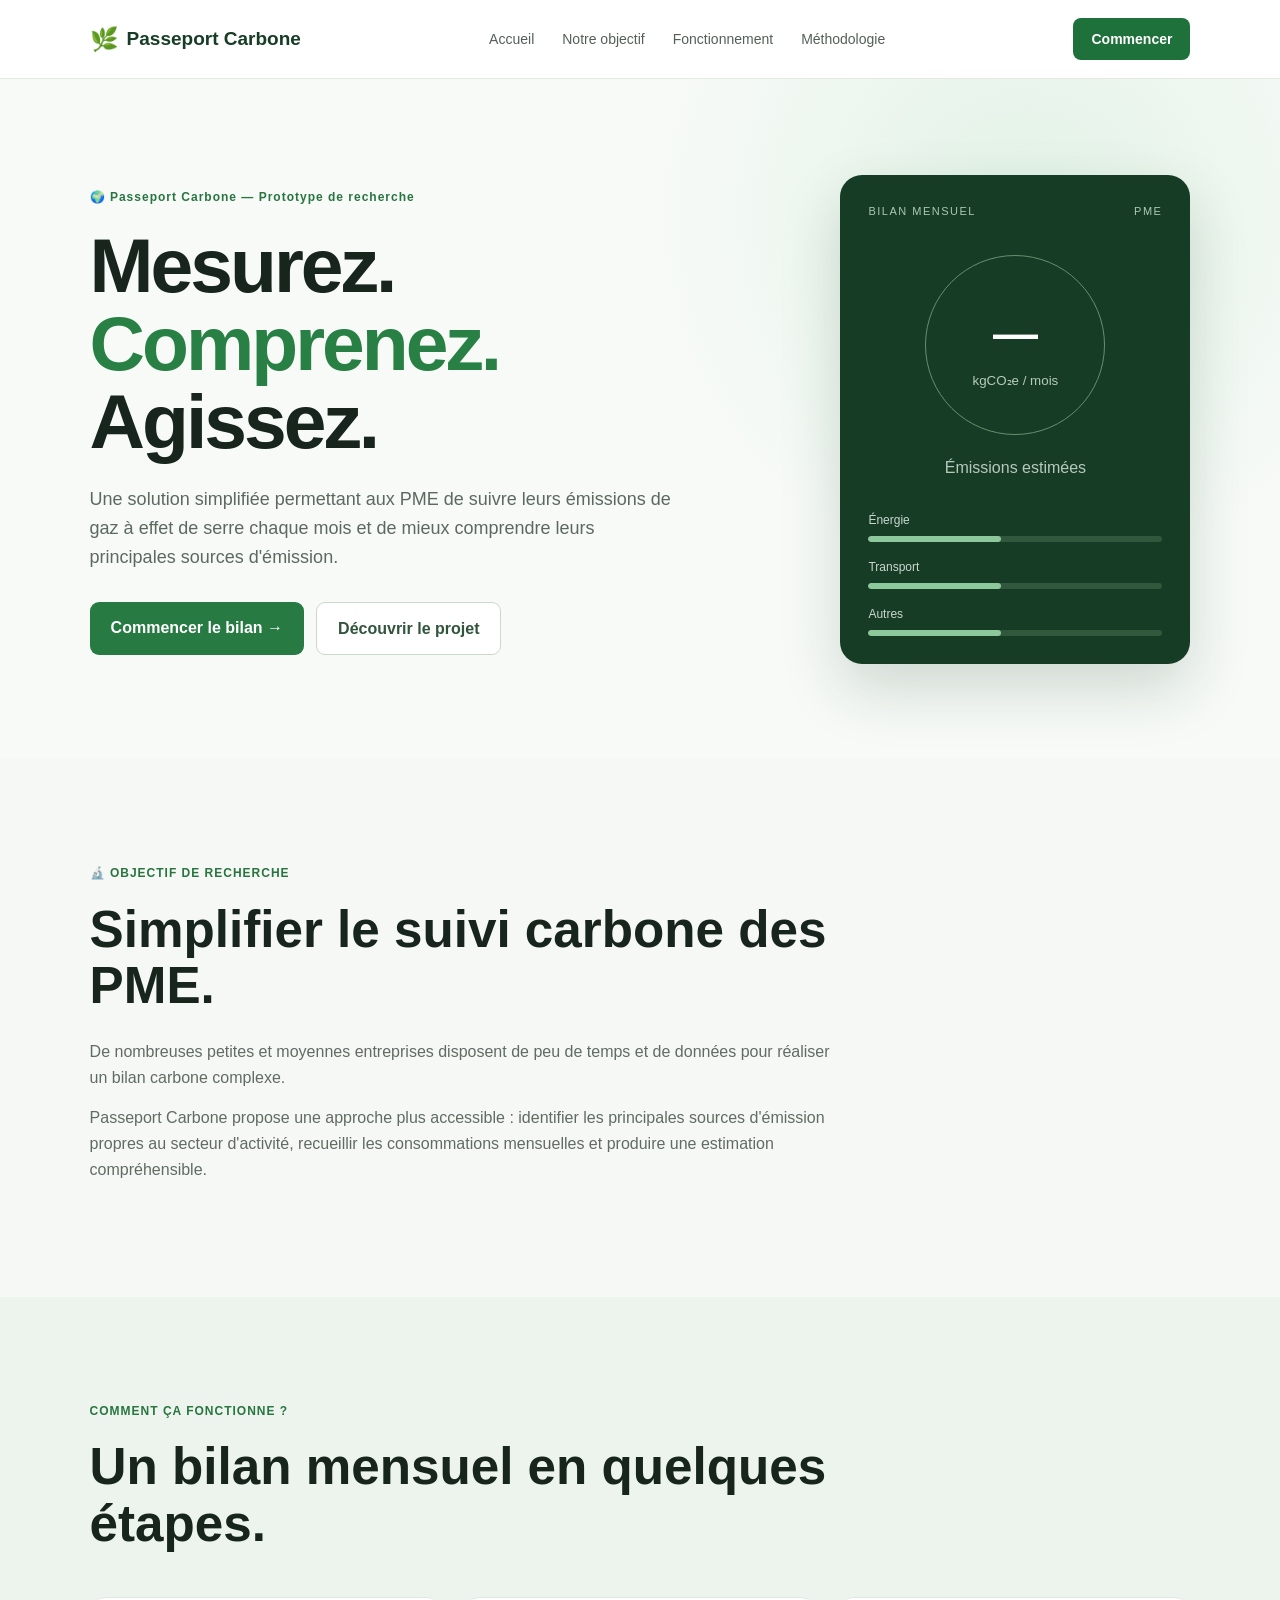
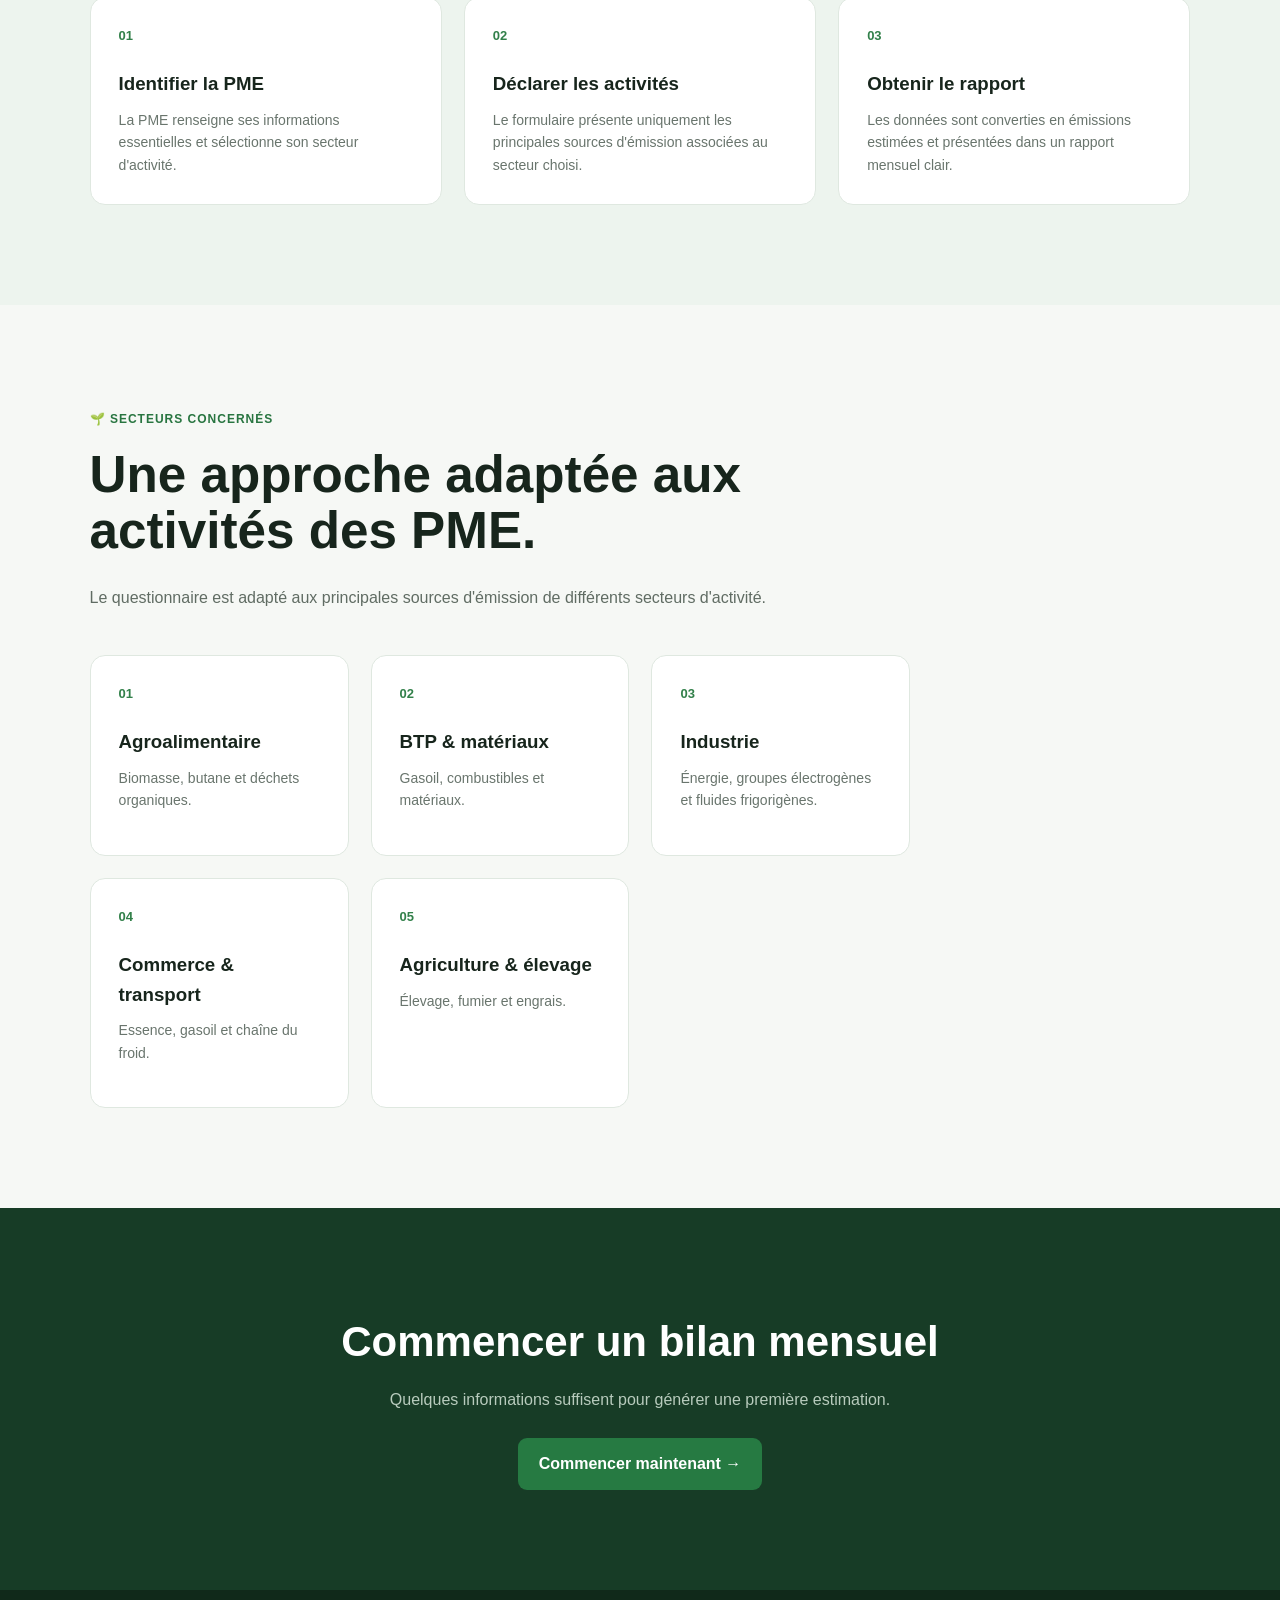
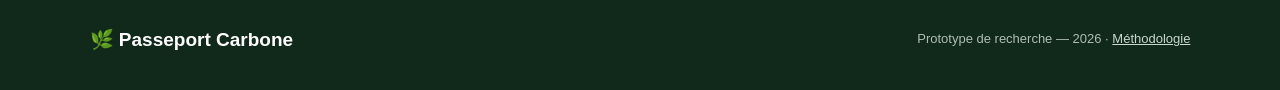
<file: index.html>
<!DOCTYPE html>
<html lang="fr">

<head>

    <meta charset="UTF-8">

    <meta
        name="viewport"
        content="width=device-width, initial-scale=1.0"
    >

    <title>Passeport Carbone — Bilan carbone mensuel des PME</title>

    <link rel="stylesheet" href="style.css">

</head>


<body>


    <!-- ================================
         NAVIGATION
         ================================ -->

    <header class="navbar">

        <div class="logo">

            <span>🌿</span>

            Passeport Carbone

        </div>


        <nav>

            <a href="#accueil">
                Accueil
            </a>

            <a href="#objectif">
                Notre objectif
            </a>

            <a href="#fonctionnement">
                Fonctionnement
            </a>

            <a href="methodologie.html">
                Méthodologie
            </a>

        </nav>


        <a
            href="formulaire.html"
            class="nav-button"
        >
            Commencer
        </a>

    </header>



    <!-- ================================
         CONTENU PRINCIPAL
         ================================ -->

    <main>


        <!-- ================================
             HERO
             ================================ -->

        <section
            id="accueil"
            class="hero"
        >

            <div class="hero-text">


                <span class="badge">

                    🌍 Passeport Carbone — Prototype de recherche

                </span>


                <h1>

                    Mesurez.
                    <span>Comprenez.</span>
                    Agissez.

                </h1>


                <p>

                    Une solution simplifiée permettant aux PME
                    de suivre leurs émissions de gaz à effet de
                    serre chaque mois et de mieux comprendre
                    leurs principales sources d'émission.

                </p>


                <div class="hero-buttons">

                    <a
                        href="formulaire.html"
                        class="primary-button"
                    >

                        Commencer le bilan →

                    </a>


                    <a
                        href="#objectif"
                        class="secondary-button"
                    >

                        Découvrir le projet

                    </a>

                </div>

            </div>



            <!-- ================================
                 CARTE DE PRÉSENTATION
                 ================================ -->

            <div class="carbon-card">


                <div class="card-top">

                    <span>
                        BILAN MENSUEL
                    </span>

                    <span>
                        PME
                    </span>

                </div>


                <div class="carbon-circle">

                    <strong>
                        —
                    </strong>

                    <small>
                        kgCO₂e / mois
                    </small>

                </div>


                <p>

                    Émissions estimées

                </p>


                <div class="mini-bars">


                    <div>

                        <span>
                            Énergie
                        </span>

                        <div class="bar">

                            <i></i>

                        </div>

                    </div>


                    <div>

                        <span>
                            Transport
                        </span>

                        <div class="bar">

                            <i></i>

                        </div>

                    </div>


                    <div>

                        <span>
                            Autres
                        </span>

                        <div class="bar">

                            <i></i>

                        </div>

                    </div>


                </div>

            </div>

        </section>



        <!-- ================================
             OBJECTIF
             ================================ -->

        <section
            id="objectif"
            class="research-section"
        >


            <span class="section-label">

                🔬 OBJECTIF DE RECHERCHE

            </span>


            <h2>

                Simplifier le suivi
                carbone des PME.

            </h2>


            <p>

                De nombreuses petites et moyennes entreprises
                disposent de peu de temps et de données pour
                réaliser un bilan carbone complexe.

            </p>


            <p>

                Passeport Carbone propose une approche plus
                accessible : identifier les principales sources
                d'émission propres au secteur d'activité,
                recueillir les consommations mensuelles et
                produire une estimation compréhensible.

            </p>


        </section>



        <!-- ================================
             FONCTIONNEMENT
             ================================ -->

        <section
            id="fonctionnement"
            class="steps-section"
        >


            <span class="section-label">

                COMMENT ÇA FONCTIONNE ?

            </span>


            <h2>

                Un bilan mensuel en quelques étapes.

            </h2>



            <div class="steps">


                <!-- ÉTAPE 1 -->

                <div class="step">


                    <div class="step-number">

                        01

                    </div>


                    <h3>

                        Identifier la PME

                    </h3>


                    <p>

                        La PME renseigne ses informations
                        essentielles et sélectionne son
                        secteur d'activité.

                    </p>


                </div>



                <!-- ÉTAPE 2 -->

                <div class="step">


                    <div class="step-number">

                        02

                    </div>


                    <h3>

                        Déclarer les activités

                    </h3>


                    <p>

                        Le formulaire présente uniquement
                        les principales sources d'émission
                        associées au secteur choisi.

                    </p>


                </div>



                <!-- ÉTAPE 3 -->

                <div class="step">


                    <div class="step-number">

                        03

                    </div>


                    <h3>

                        Obtenir le rapport

                    </h3>


                    <p>

                        Les données sont converties en
                        émissions estimées et présentées
                        dans un rapport mensuel clair.

                    </p>


                </div>


            </div>

        </section>



        <!-- ================================
             SECTEURS
             ================================ -->

        <section class="research-section">


            <span class="section-label">

                🌱 SECTEURS CONCERNÉS

            </span>


            <h2>

                Une approche adaptée
                aux activités des PME.

            </h2>


            <p>

                Le questionnaire est adapté aux principales
                sources d'émission de différents secteurs
                d'activité.

            </p>


            <div class="steps">


                <div class="step">

                    <div class="step-number">
                        01
                    </div>

                    <h3>
                        Agroalimentaire
                    </h3>

                    <p>
                        Biomasse, butane et déchets organiques.
                    </p>

                </div>


                <div class="step">

                    <div class="step-number">
                        02
                    </div>

                    <h3>
                        BTP & matériaux
                    </h3>

                    <p>
                        Gasoil, combustibles et matériaux.
                    </p>

                </div>


                <div class="step">

                    <div class="step-number">
                        03
                    </div>

                    <h3>
                        Industrie
                    </h3>

                    <p>
                        Énergie, groupes électrogènes et
                        fluides frigorigènes.
                    </p>

                </div>


                <div class="step">

                    <div class="step-number">
                        04
                    </div>

                    <h3>
                        Commerce & transport
                    </h3>

                    <p>
                        Essence, gasoil et chaîne du froid.
                    </p>

                </div>


                <div class="step">

                    <div class="step-number">
                        05
                    </div>

                    <h3>
                        Agriculture & élevage
                    </h3>

                    <p>
                        Élevage, fumier et engrais.
                    </p>

                </div>


            </div>


        </section>



        <!-- ================================
             CTA
             ================================ -->

        <section class="cta-section">


            <h2>

                Commencer un bilan mensuel

            </h2>


            <p>

                Quelques informations suffisent pour
                générer une première estimation.

            </p>


            <a
                href="formulaire.html"
                class="primary-button"
            >

                Commencer maintenant →

            </a>


        </section>


    </main>



    <!-- ================================
         FOOTER
         ================================ -->

    <footer>


        <div class="logo">

            🌿 Passeport Carbone

        </div>


        <p>

            Prototype de recherche — 2026 ·
            <a
                href="methodologie.html"
                style="color:#c8d8cc;text-decoration:underline"
            >
                Méthodologie
            </a>

        </p>


    </footer>


</body>

</html>
</file>
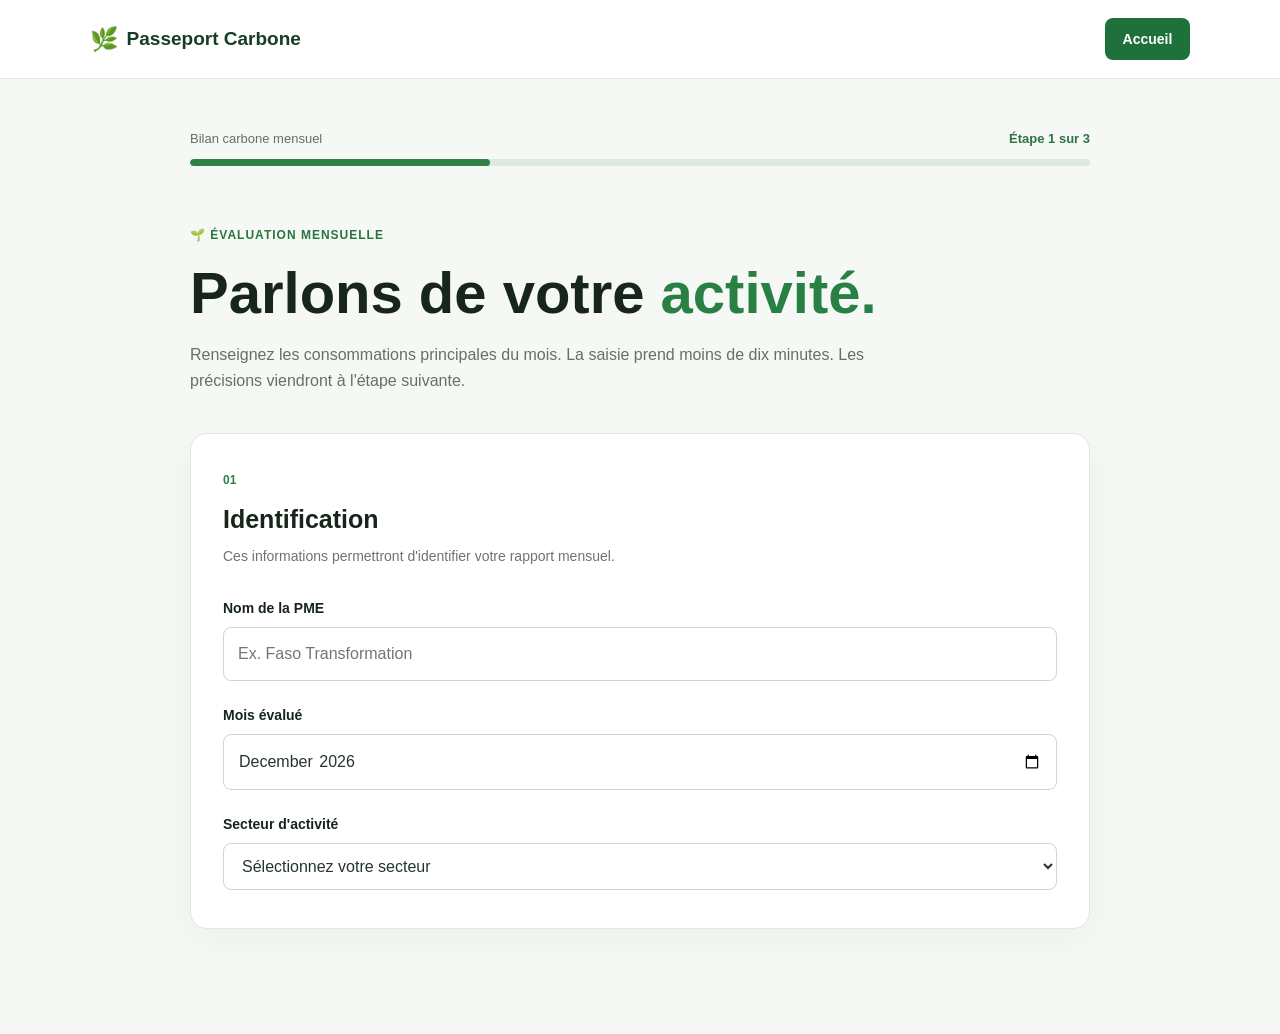
<file: detail.html>
<!DOCTYPE html>
<html lang="fr">
<head>
<meta charset="UTF-8">
<meta name="viewport" content="width=device-width, initial-scale=1.0">
<title>Évaluation détaillée | Passeport Carbone</title>
<link rel="stylesheet" href="style.css">
</head>
<body>

<header class="navbar">
    <div class="logo"><span>🌿</span> Passeport Carbone</div>
    <a href="index.html" class="nav-button">Accueil</a>
</header>

<main class="form-page">

    <div class="progress-container">
        <div class="progress-info">
            <span>Parcours d'évaluation</span>
            <strong>Étape 2 sur 3</strong>
        </div>
        <div class="progress-bar"><div class="progress-fill" style="width:66.66%"></div></div>
    </div>

    <section class="form-intro">
        <span class="section-label">ÉTAPE 2 — COMPLÉMENTS</span>
        <h1>Améliorez votre <span>évaluation.</span></h1>
        <p>Cette étape est facultative. Elle permet d'ajouter des sources complémentaires si elles s'appliquent à votre activité. Laissez vide ce qui ne vous concerne pas.</p>
    </section>

    <!-- RÉCAP ÉTAPE 1 -->
    <section class="form-card">
        <div class="form-header">
            <span class="form-number">01</span>
            <h2>Récapitulatif du mois</h2>
            <p>Vérifiez les informations saisies à l'étape 1.</p>
        </div>
        <div id="recap" style="display:grid;gap:10px"></div>
    </section>

    <!-- COMPLÉMENTS -->
    <section class="form-card" id="complements-card" style="display:none">
        <div class="form-header">
            <span class="form-number">02</span>
            <h2>Sources complémentaires</h2>
            <p id="complements-help">Sources additionnelles pertinentes pour votre activité.</p>
        </div>
        <div id="complements-container"></div>
    </section>

    <!-- ACTIONS -->
    <section class="form-card" id="actions-card">
        <div class="form-actions">
            <a href="formulaire.html" class="back-button">← Modifier l'étape 1</a>
            <button type="button" id="valider" class="primary-button">Voir mon rapport →</button>
        </div>
        <p style="margin-top:14px;font-size:13px;color:#7a857d;text-align:center">
            Vous pouvez aussi <a href="rapport.html" style="color:#267a42;text-decoration:underline">passer directement au rapport</a> sans rien compléter.
        </p>
    </section>

</main>

<script src="facteurs.js"></script>
<script src="sources.js"></script>
<script>
(function () {

    /* Charger étape 1 */
    const stored = localStorage.getItem("passeportCarboneEvaluation");
    if (!stored) {
        window.location.href = "formulaire.html";
        return;
    }

    let donnees;
    try { donnees = JSON.parse(stored); }
    catch { window.location.href = "formulaire.html"; return; }

    if (!donnees.secteur) {
        window.location.href = "formulaire.html";
        return;
    }

    /* Récap */
    const $recap = document.getElementById("recap");
    const lignes = [
        ["PME", donnees.nom || "—"],
        ["Mois", donnees.mois || "—"],
        ["Secteur", SECTEURS_META[donnees.secteur]?.nom || donnees.secteur],
        ["Sources saisies", String(Object.keys(donnees.valeurs || {}).length)]
    ];
    $recap.innerHTML = lignes.map(([k, v]) => `
        <div style="display:flex;justify-content:space-between;gap:20px;padding:10px 0;border-bottom:1px solid #edf1ed">
            <span style="color:#68746c">${k}</span>
            <strong>${v}</strong>
        </div>`).join("");

    /* Compléments */
    const complements = SECTEURS_COMPLEMENTS[donnees.secteur] || [];
    const $ccard = document.getElementById("complements-card");
    const $ccont = document.getElementById("complements-container");

    if (complements.length > 0) {
        $ccard.style.display = "block";
        rendreListeSources($ccont, complements, null);
    }

    /* Valider */
    document.getElementById("valider").addEventListener("click", function () {
        const nouveaux = lireToutesLesSources($ccont);
        donnees.valeurs = Object.assign({}, donnees.valeurs || {}, nouveaux);
        localStorage.setItem("passeportCarboneEvaluation", JSON.stringify(donnees));
        window.location.href = "rapport.html";
    });

})();
</script>
</body>
</html>
</file>
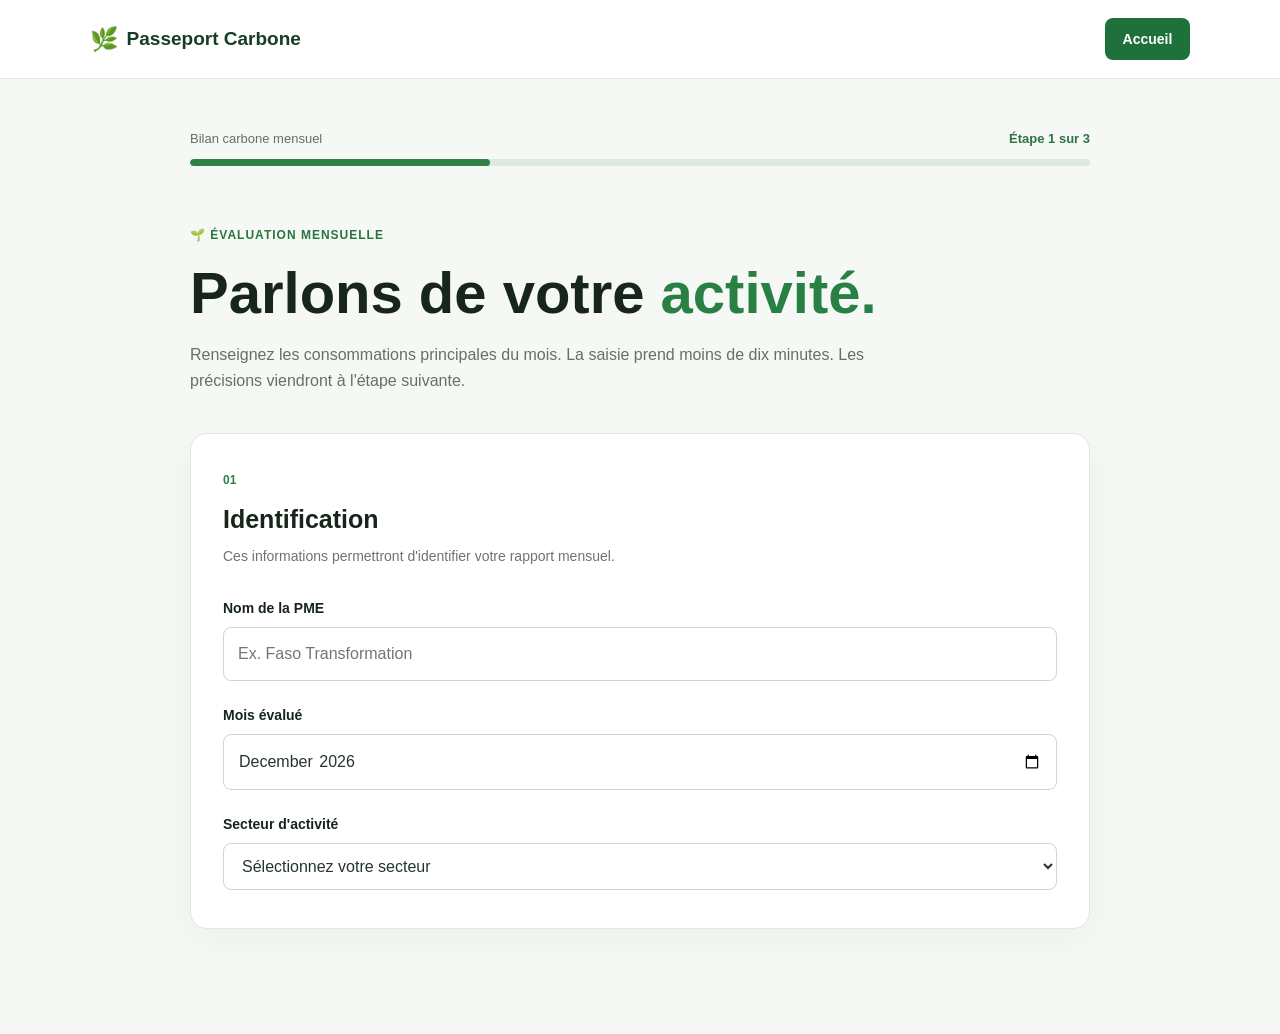
<file: formulaire.html>
<!DOCTYPE html>
<html lang="fr">
<head>
<meta charset="UTF-8">
<meta name="viewport" content="width=device-width, initial-scale=1.0">
<title>Évaluation mensuelle | Passeport Carbone</title>
<link rel="stylesheet" href="style.css">
</head>
<body>

<header class="navbar">
    <div class="logo"><span>🌿</span> Passeport Carbone</div>
    <a href="index.html" class="nav-button">Accueil</a>
</header>

<main class="form-page">

    <div class="progress-container">
        <div class="progress-info">
            <span>Bilan carbone mensuel</span>
            <strong>Étape 1 sur 3</strong>
        </div>
        <div class="progress-bar"><div class="progress-fill" style="width:33.33%"></div></div>
    </div>

    <section class="form-intro">
        <span class="section-label">🌱 ÉVALUATION MENSUELLE</span>
        <h1>Parlons de votre <span>activité.</span></h1>
        <p>Renseignez les consommations principales du mois. La saisie prend moins de dix minutes. Les précisions viendront à l'étape suivante.</p>
    </section>

    <!-- IDENTIFICATION -->
    <section class="form-card">
        <div class="form-header">
            <span class="form-number">01</span>
            <h2>Identification</h2>
            <p>Ces informations permettront d'identifier votre rapport mensuel.</p>
        </div>

        <div class="form-group">
            <label for="nom">Nom de la PME</label>
            <input type="text" id="nom" placeholder="Ex. Faso Transformation">
        </div>

        <div class="form-group">
            <label for="mois">Mois évalué</label>
            <input type="month" id="mois">
        </div>

        <div class="form-group">
            <label for="secteur">Secteur d'activité</label>
            <select id="secteur"><option value="">Sélectionnez votre secteur</option></select>
            <small id="desc-secteur" style="margin-top:6px;color:#7a857d"></small>
        </div>
    </section>

    <!-- SOURCES -->
    <section class="form-card" id="sources-card" style="display:none">
        <div class="form-header">
            <span class="form-number">02</span>
            <h2>Sources d'émission du mois</h2>
            <p id="sources-help">Renseignez les sources pertinentes pour votre activité. Laissez vide ce qui ne s'applique pas.</p>
        </div>
        <div id="sources-container"></div>
    </section>

    <!-- ACTIONS -->
    <section class="form-card" id="actions-card" style="display:none">
        <div class="form-actions">
            <a href="index.html" class="back-button">← Retour</a>
            <button type="button" id="continuer" class="primary-button">Continuer vers l'étape 2 →</button>
        </div>
    </section>

</main>

<script src="facteurs.js"></script>
<script src="sources.js"></script>
<script>
(function () {

    const $nom     = document.getElementById("nom");
    const $mois    = document.getElementById("mois");
    const $secteur = document.getElementById("secteur");
    const $desc    = document.getElementById("desc-secteur");
    const $card    = document.getElementById("sources-card");
    const $actions = document.getElementById("actions-card");
    const $cont    = document.getElementById("sources-container");

    /* Mois courant par défaut */
    const now = new Date();
    $mois.value = `${now.getFullYear()}-${String(now.getMonth()+1).padStart(2,"0")}`;

    /* Remplir la liste des secteurs */
    for (const id of Object.keys(SECTEURS_META)) {
        const s = SECTEURS_META[id];
        const o = document.createElement("option");
        o.value = id;
        o.textContent = s.nom;
        $secteur.appendChild(o);
    }

    /* Changement de secteur */
    $secteur.addEventListener("change", function () {
        const s = SECTEURS_META[this.value];
        if (!s) {
            $card.style.display = "none";
            $actions.style.display = "none";
            $desc.textContent = "";
            return;
        }
        $desc.textContent = s.description;
        $card.style.display = "block";
        $actions.style.display = "block";
        rendreListeSources($cont, s.sources, null);
    });

    /* Continuer */
    document.getElementById("continuer").addEventListener("click", function () {
        const nom = $nom.value.trim();
        const mois = $mois.value;
        const secteur = $secteur.value;

        if (!nom || !mois || !secteur) {
            alert("Veuillez renseigner le nom de la PME, le mois et le secteur.");
            return;
        }

        const valeurs = lireToutesLesSources($cont);

        const donnees = { nom, mois, secteur, valeurs };
        localStorage.setItem("passeportCarboneEvaluation", JSON.stringify(donnees));

        window.location.href = "detail.html";
    });

})();
</script>
</body>
</html>
</file>
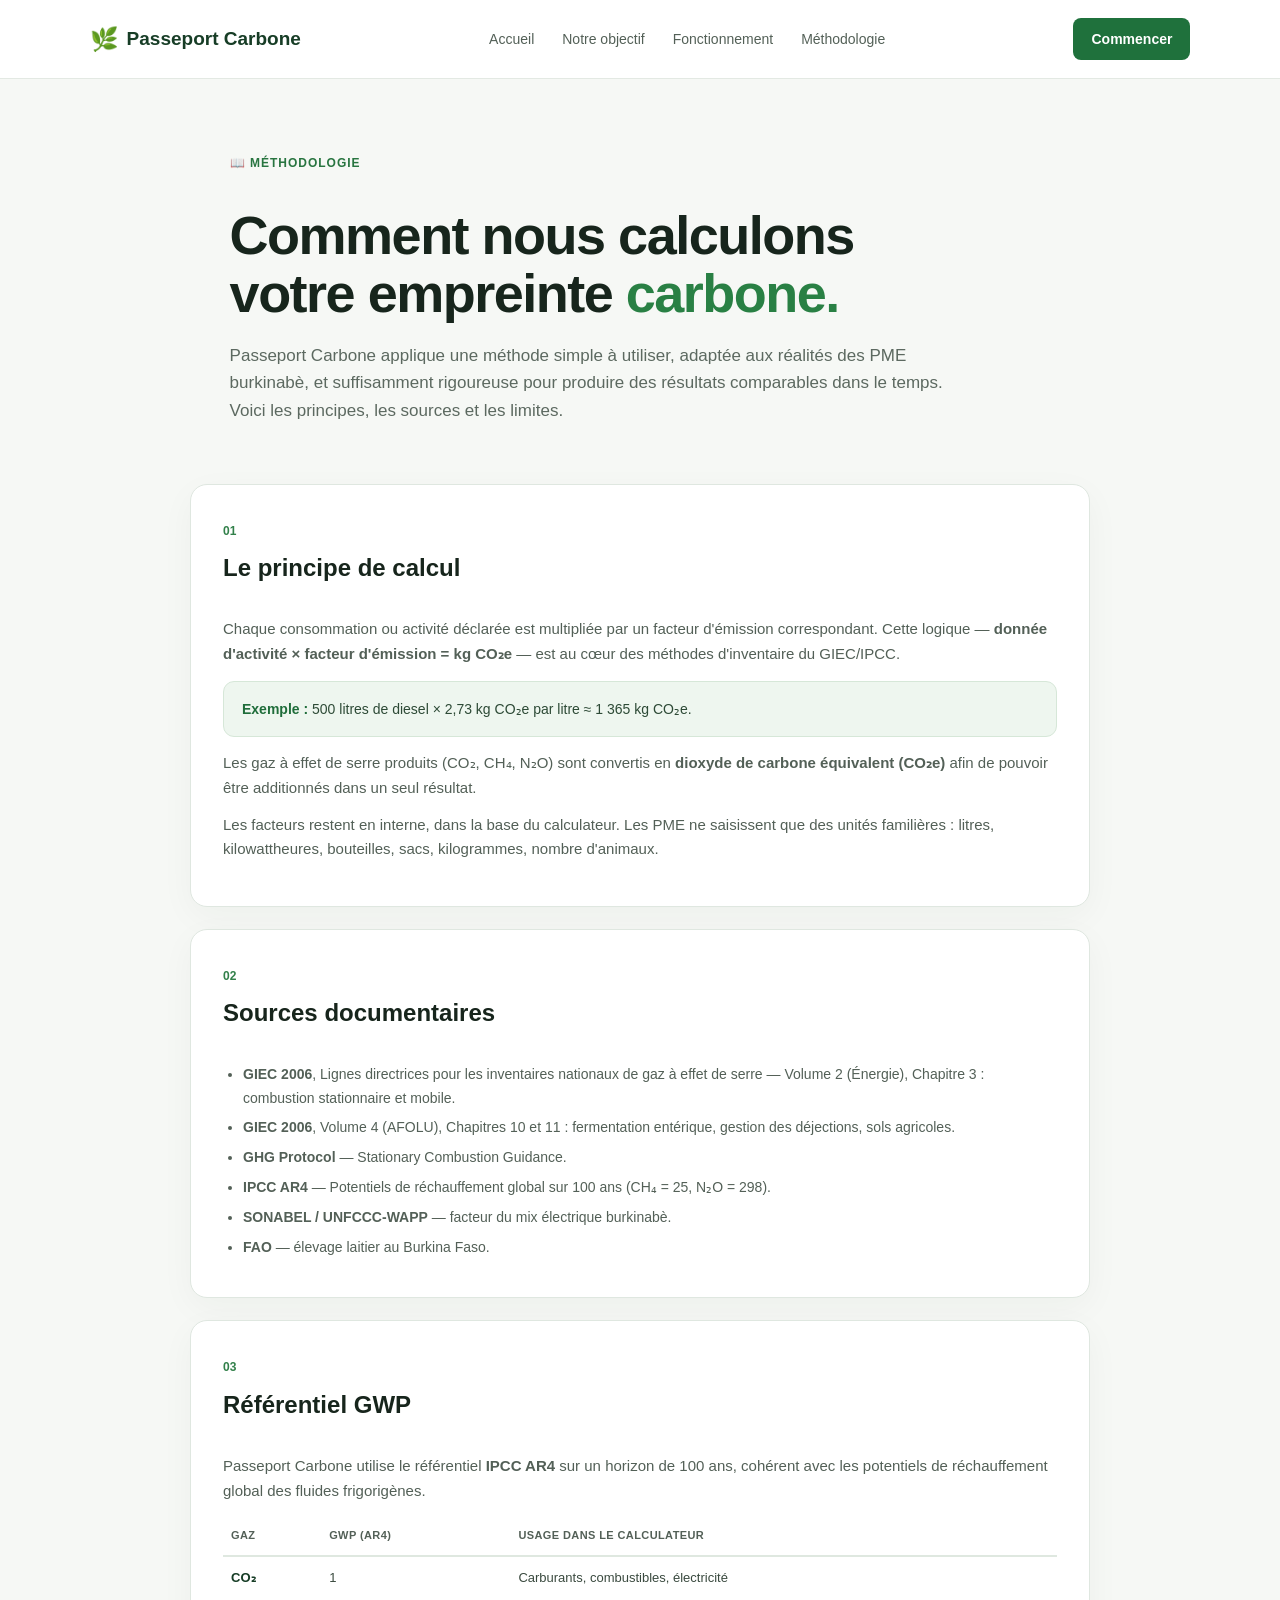
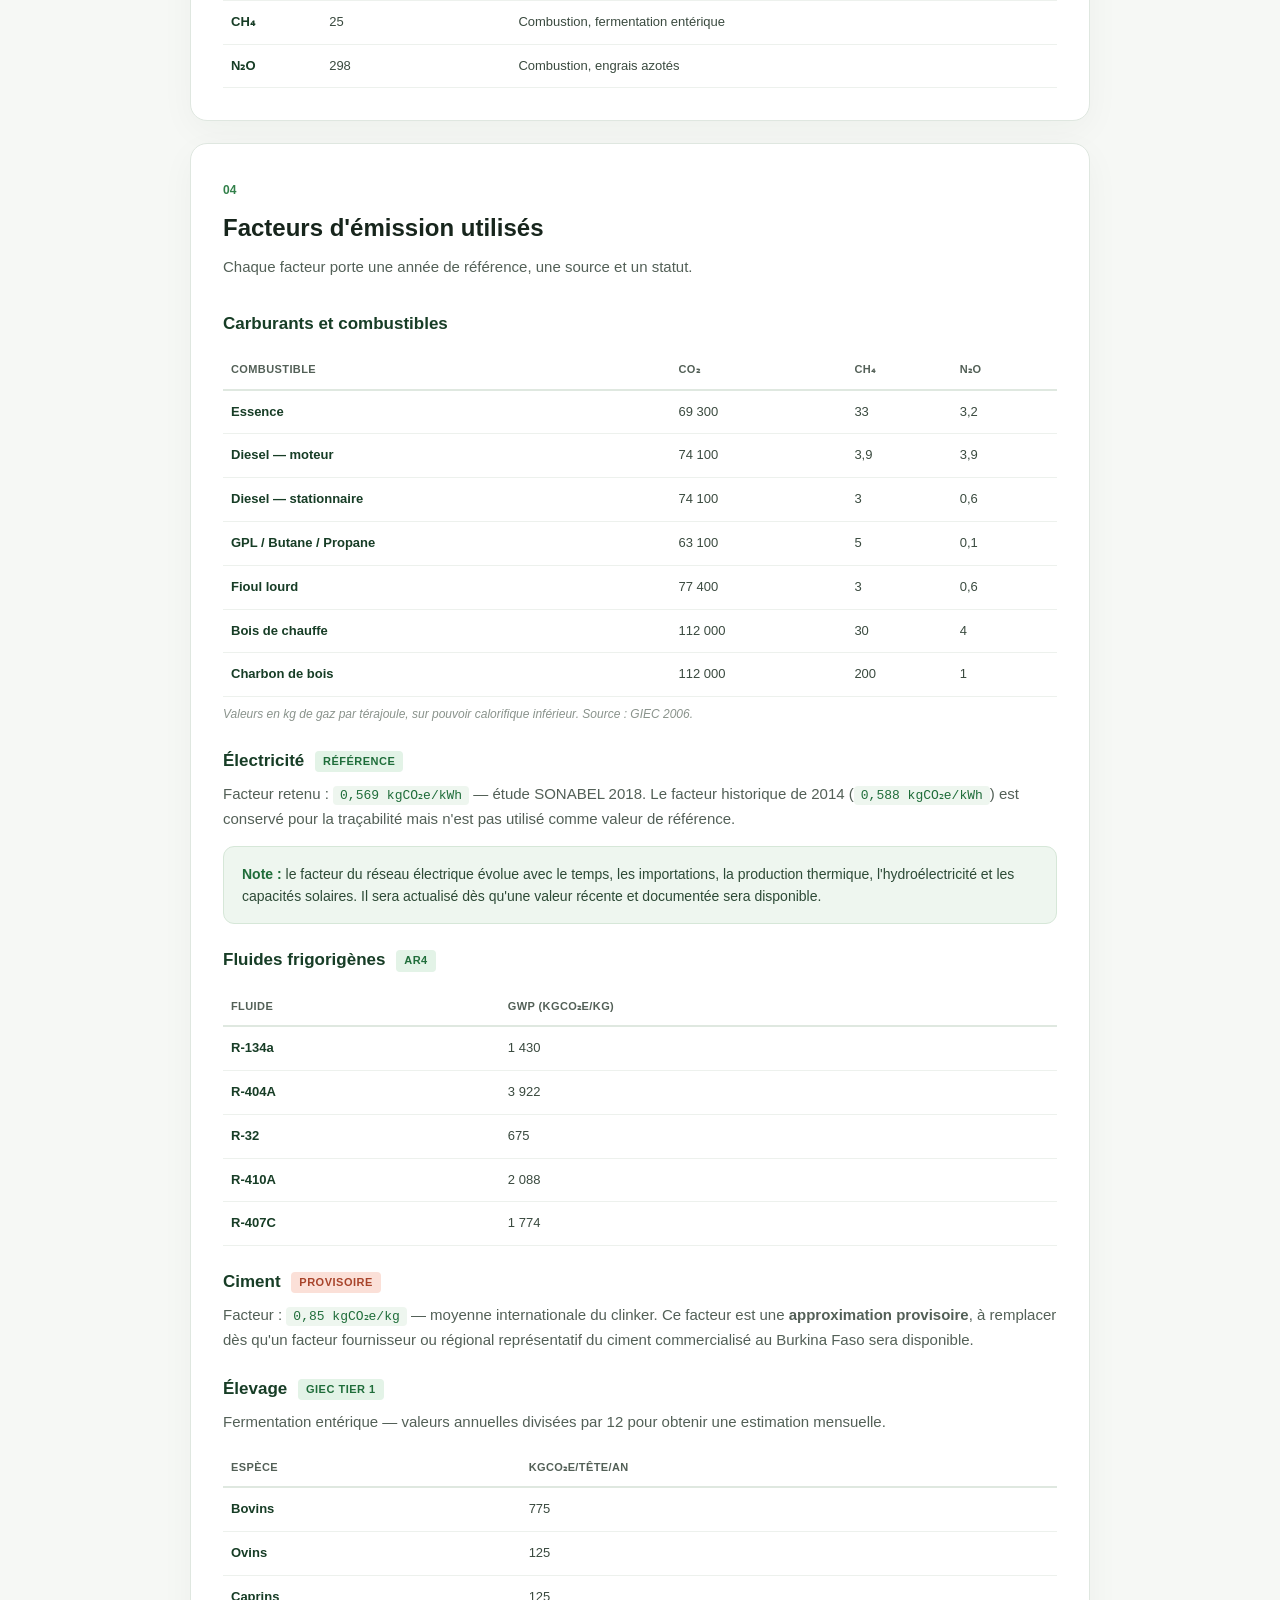
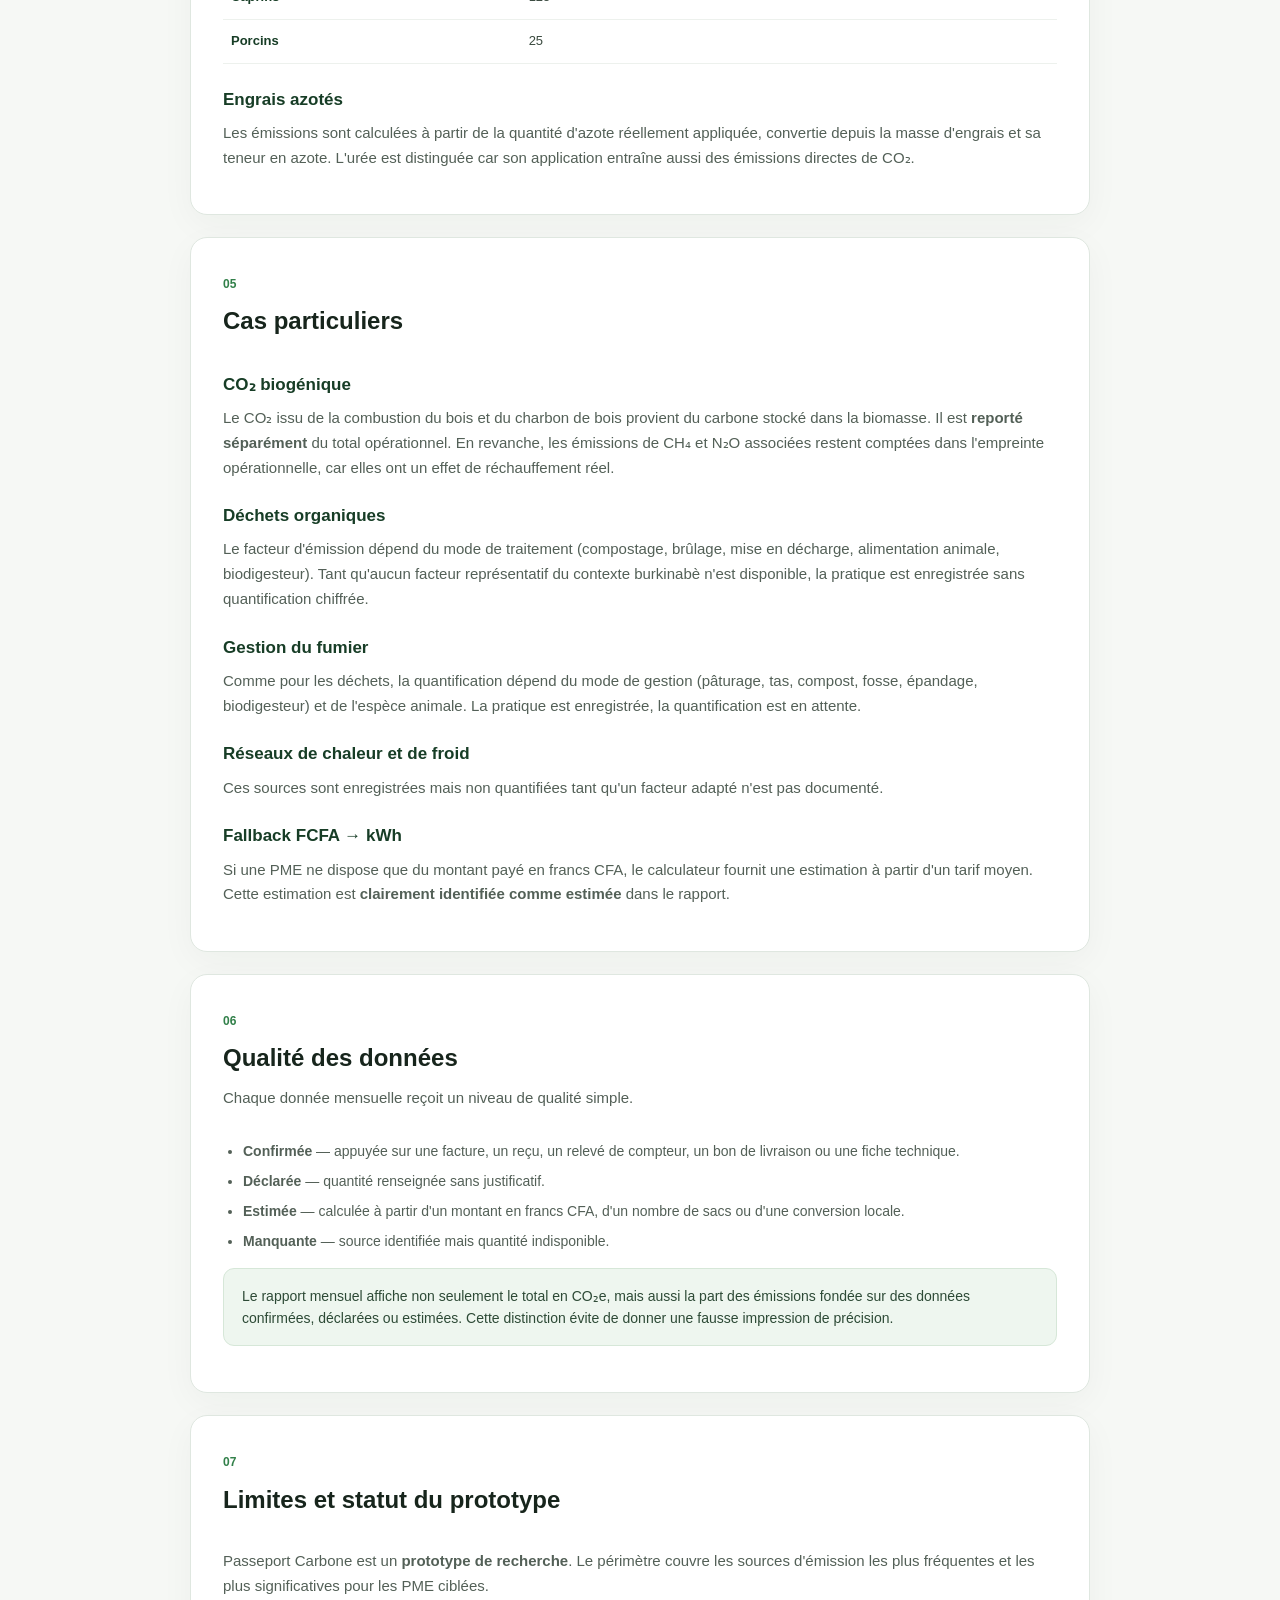
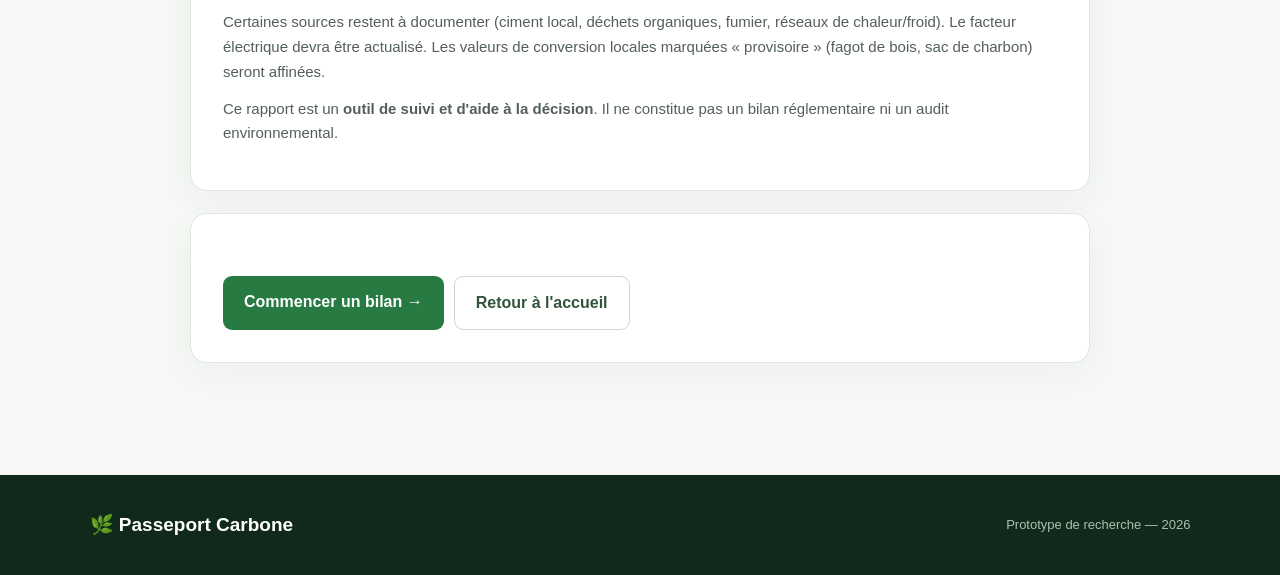
<file: methodologie.html>
<!DOCTYPE html>
<html lang="fr">
<head>
<meta charset="UTF-8">
<meta name="viewport" content="width=device-width, initial-scale=1.0">
<title>Méthodologie | Passeport Carbone</title>
<link rel="stylesheet" href="style.css">
<style>

/* =========================================
   MÉTHODOLOGIE — styles complémentaires
   ========================================= */

.methode-hero {
    padding: 70px 7% 40px;
    max-width: 1000px;
    margin: auto;
}

.methode-hero h1 {
    font-size: clamp(36px, 5vw, 54px);
    line-height: 1.08;
    margin: 14px 0 20px;
    letter-spacing: -1.5px;
}

.methode-hero h1 span { color: #298044; }

.methode-hero .lead {
    max-width: 720px;
    color: #5c6960;
    font-size: 17px;
    line-height: 1.6;
}

.methode-contenu {
    width: min(900px, 92%);
    margin: auto;
    padding: 20px 0 90px;
}

.methode-contenu .form-card {
    margin-bottom: 22px;
}

.methode-contenu h2 {
    font-size: 24px;
    margin-bottom: 8px;
}

.methode-contenu h3 {
    font-size: 17px;
    margin: 22px 0 8px;
    color: #173d26;
}

.methode-contenu p {
    color: #536057;
    font-size: 15px;
    line-height: 1.65;
    margin-bottom: 12px;
}

.methode-contenu ul {
    padding-left: 20px;
    color: #536057;
    font-size: 14px;
    line-height: 1.7;
}

.methode-contenu li { margin-bottom: 6px; }

.methode-contenu code {
    background: #eef6ef;
    padding: 2px 7px;
    border-radius: 4px;
    font-size: 13px;
    color: #1f6d3a;
    font-family: "SF Mono", Menlo, Consolas, monospace;
}

.methode-contenu .encart {
    background: #eef6ef;
    border: 1px solid #d6e7d8;
    border-radius: 11px;
    padding: 16px 18px;
    margin: 14px 0;
    font-size: 14px;
    color: #2d4a36;
}

.methode-contenu .encart strong { color: #1f6d3a; }

.methode-contenu .badge-statut {
    display: inline-block;
    padding: 2px 8px;
    border-radius: 4px;
    font-size: 11px;
    font-weight: 700;
    text-transform: uppercase;
    letter-spacing: 0.5px;
    margin-left: 6px;
    vertical-align: middle;
}

.statut-default     { background: #e3f3e7; color: #1f6d3a; }
.statut-reference   { background: #e3f3e7; color: #1f6d3a; }
.statut-historique  { background: #fdf3d9; color: #8a6b13; }
.statut-provisoire  { background: #fbe0d8; color: #a8442b; }

/* Tableau facteurs */
.facteurs-table {
    width: 100%;
    border-collapse: collapse;
    font-size: 13px;
    margin-top: 14px;
}
.facteurs-table th {
    text-align: left;
    padding: 10px 8px;
    border-bottom: 2px solid #dfe8e0;
    color: #536057;
    font-weight: 700;
    font-size: 11px;
    text-transform: uppercase;
    letter-spacing: 0.4px;
}
.facteurs-table td {
    padding: 11px 8px;
    border-bottom: 1px solid #edf1ed;
    vertical-align: top;
    color: #3a4a3f;
}
.facteurs-table td:first-child { font-weight: 600; color: #173d26; }
.facteurs-table .note-row {
    font-size: 11px;
    color: #8a938c;
    font-style: italic;
}

.methode-nav {
    display: flex;
    flex-wrap: wrap;
    gap: 10px;
    margin-top: 30px;
}

</style>
</head>
<body>

<header class="navbar">
    <div class="logo"><span>🌿</span> Passeport Carbone</div>
    <nav>
        <a href="index.html#accueil">Accueil</a>
        <a href="index.html#objectif">Notre objectif</a>
        <a href="index.html#fonctionnement">Fonctionnement</a>
        <a href="methodologie.html">Méthodologie</a>
    </nav>
    <a href="formulaire.html" class="nav-button">Commencer</a>
</header>

<section class="methode-hero">
    <span class="section-label">📖 MÉTHODOLOGIE</span>
    <h1>Comment nous calculons<br>votre empreinte <span>carbone.</span></h1>
    <p class="lead">
        Passeport Carbone applique une méthode simple à utiliser, adaptée aux réalités
        des PME burkinabè, et suffisamment rigoureuse pour produire des résultats
        comparables dans le temps. Voici les principes, les sources et les limites.
    </p>
</section>

<main class="methode-contenu">

    <!-- 1. PRINCIPE -->
    <section class="form-card">
        <div class="form-header">
            <span class="form-number">01</span>
            <h2>Le principe de calcul</h2>
        </div>
        <p>
            Chaque consommation ou activité déclarée est multipliée par un facteur d'émission
            correspondant. Cette logique — <strong>donnée d'activité × facteur d'émission = kg CO₂e</strong> —
            est au cœur des méthodes d'inventaire du GIEC/IPCC.
        </p>
        <div class="encart">
            <strong>Exemple :</strong> 500 litres de diesel × 2,73 kg CO₂e par litre ≈ 1 365 kg CO₂e.
        </div>
        <p>
            Les gaz à effet de serre produits (CO₂, CH₄, N₂O) sont convertis en
            <strong>dioxyde de carbone équivalent (CO₂e)</strong> afin de pouvoir être additionnés
            dans un seul résultat.
        </p>
        <p>
            Les facteurs restent en interne, dans la base du calculateur. Les PME ne saisissent
            que des unités familières : litres, kilowattheures, bouteilles, sacs, kilogrammes,
            nombre d'animaux.
        </p>
    </section>

    <!-- 2. SOURCES DOCUMENTAIRES -->
    <section class="form-card">
        <div class="form-header">
            <span class="form-number">02</span>
            <h2>Sources documentaires</h2>
        </div>
        <ul>
            <li><strong>GIEC 2006</strong>, Lignes directrices pour les inventaires nationaux de gaz à effet de serre — Volume 2 (Énergie), Chapitre 3 : combustion stationnaire et mobile.</li>
            <li><strong>GIEC 2006</strong>, Volume 4 (AFOLU), Chapitres 10 et 11 : fermentation entérique, gestion des déjections, sols agricoles.</li>
            <li><strong>GHG Protocol</strong> — Stationary Combustion Guidance.</li>
            <li><strong>IPCC AR4</strong> — Potentiels de réchauffement global sur 100 ans (CH₄ = 25, N₂O = 298).</li>
            <li><strong>SONABEL / UNFCCC-WAPP</strong> — facteur du mix électrique burkinabè.</li>
            <li><strong>FAO</strong> — élevage laitier au Burkina Faso.</li>
        </ul>
    </section>

    <!-- 3. GWP -->
    <section class="form-card">
        <div class="form-header">
            <span class="form-number">03</span>
            <h2>Référentiel GWP</h2>
        </div>
        <p>
            Passeport Carbone utilise le référentiel <strong>IPCC AR4</strong> sur un horizon de
            100 ans, cohérent avec les potentiels de réchauffement global des fluides frigorigènes.
        </p>
        <table class="facteurs-table">
            <thead>
                <tr><th>Gaz</th><th>GWP (AR4)</th><th>Usage dans le calculateur</th></tr>
            </thead>
            <tbody>
                <tr><td>CO₂</td><td>1</td><td>Carburants, combustibles, électricité</td></tr>
                <tr><td>CH₄</td><td>25</td><td>Combustion, fermentation entérique</td></tr>
                <tr><td>N₂O</td><td>298</td><td>Combustion, engrais azotés</td></tr>
            </tbody>
        </table>
    </section>

    <!-- 4. FACTEURS -->
    <section class="form-card">
        <div class="form-header">
            <span class="form-number">04</span>
            <h2>Facteurs d'émission utilisés</h2>
            <p>Chaque facteur porte une année de référence, une source et un statut.</p>
        </div>

        <h3>Carburants et combustibles</h3>
        <table class="facteurs-table">
            <thead>
                <tr><th>Combustible</th><th>CO₂</th><th>CH₄</th><th>N₂O</th></tr>
            </thead>
            <tbody>
                <tr><td>Essence</td><td>69 300</td><td>33</td><td>3,2</td></tr>
                <tr><td>Diesel — moteur</td><td>74 100</td><td>3,9</td><td>3,9</td></tr>
                <tr><td>Diesel — stationnaire</td><td>74 100</td><td>3</td><td>0,6</td></tr>
                <tr><td>GPL / Butane / Propane</td><td>63 100</td><td>5</td><td>0,1</td></tr>
                <tr><td>Fioul lourd</td><td>77 400</td><td>3</td><td>0,6</td></tr>
                <tr><td>Bois de chauffe</td><td>112 000</td><td>30</td><td>4</td></tr>
                <tr><td>Charbon de bois</td><td>112 000</td><td>200</td><td>1</td></tr>
            </tbody>
        </table>
        <p class="note-row" style="margin-top:8px;font-style:italic;font-size:12px;color:#8a938c">
            Valeurs en kg de gaz par térajoule, sur pouvoir calorifique inférieur. Source : GIEC 2006.
        </p>

        <h3>Électricité <span class="badge-statut statut-reference">Référence</span></h3>
        <p>
            Facteur retenu : <code>0,569 kgCO₂e/kWh</code> — étude SONABEL 2018.
            Le facteur historique de 2014 (<code>0,588 kgCO₂e/kWh</code>) est conservé pour
            la traçabilité mais n'est pas utilisé comme valeur de référence.
        </p>
        <div class="encart">
            <strong>Note :</strong> le facteur du réseau électrique évolue avec le temps,
            les importations, la production thermique, l'hydroélectricité et les capacités
            solaires. Il sera actualisé dès qu'une valeur récente et documentée sera disponible.
        </div>

        <h3>Fluides frigorigènes <span class="badge-statut statut-default">AR4</span></h3>
        <table class="facteurs-table">
            <thead>
                <tr><th>Fluide</th><th>GWP (kgCO₂e/kg)</th></tr>
            </thead>
            <tbody>
                <tr><td>R-134a</td><td>1 430</td></tr>
                <tr><td>R-404A</td><td>3 922</td></tr>
                <tr><td>R-32</td><td>675</td></tr>
                <tr><td>R-410A</td><td>2 088</td></tr>
                <tr><td>R-407C</td><td>1 774</td></tr>
            </tbody>
        </table>

        <h3>Ciment <span class="badge-statut statut-provisoire">Provisoire</span></h3>
        <p>
            Facteur : <code>0,85 kgCO₂e/kg</code> — moyenne internationale du clinker.
            Ce facteur est une <strong>approximation provisoire</strong>, à remplacer dès qu'un
            facteur fournisseur ou régional représentatif du ciment commercialisé au
            Burkina Faso sera disponible.
        </p>

        <h3>Élevage <span class="badge-statut statut-default">GIEC Tier 1</span></h3>
        <p>
            Fermentation entérique — valeurs annuelles divisées par 12 pour obtenir une
            estimation mensuelle.
        </p>
        <table class="facteurs-table">
            <thead>
                <tr><th>Espèce</th><th>kgCO₂e/tête/an</th></tr>
            </thead>
            <tbody>
                <tr><td>Bovins</td><td>775</td></tr>
                <tr><td>Ovins</td><td>125</td></tr>
                <tr><td>Caprins</td><td>125</td></tr>
                <tr><td>Porcins</td><td>25</td></tr>
            </tbody>
        </table>

        <h3>Engrais azotés</h3>
        <p>
            Les émissions sont calculées à partir de la quantité d'azote réellement appliquée,
            convertie depuis la masse d'engrais et sa teneur en azote. L'urée est distinguée
            car son application entraîne aussi des émissions directes de CO₂.
        </p>
    </section>

    <!-- 5. CAS PARTICULIERS -->
    <section class="form-card">
        <div class="form-header">
            <span class="form-number">05</span>
            <h2>Cas particuliers</h2>
        </div>

        <h3>CO₂ biogénique</h3>
        <p>
            Le CO₂ issu de la combustion du bois et du charbon de bois provient du carbone
            stocké dans la biomasse. Il est <strong>reporté séparément</strong> du total opérationnel.
            En revanche, les émissions de CH₄ et N₂O associées restent comptées dans l'empreinte
            opérationnelle, car elles ont un effet de réchauffement réel.
        </p>

        <h3>Déchets organiques</h3>
        <p>
            Le facteur d'émission dépend du mode de traitement (compostage, brûlage, mise en
            décharge, alimentation animale, biodigesteur). Tant qu'aucun facteur représentatif
            du contexte burkinabè n'est disponible, la pratique est enregistrée sans
            quantification chiffrée.
        </p>

        <h3>Gestion du fumier</h3>
        <p>
            Comme pour les déchets, la quantification dépend du mode de gestion
            (pâturage, tas, compost, fosse, épandage, biodigesteur) et de l'espèce animale.
            La pratique est enregistrée, la quantification est en attente.
        </p>

        <h3>Réseaux de chaleur et de froid</h3>
        <p>
            Ces sources sont enregistrées mais non quantifiées tant qu'un facteur adapté
            n'est pas documenté.
        </p>

        <h3>Fallback FCFA → kWh</h3>
        <p>
            Si une PME ne dispose que du montant payé en francs CFA, le calculateur fournit
            une estimation à partir d'un tarif moyen. Cette estimation est
            <strong>clairement identifiée comme estimée</strong> dans le rapport.
        </p>
    </section>

    <!-- 6. QUALITÉ -->
    <section class="form-card">
        <div class="form-header">
            <span class="form-number">06</span>
            <h2>Qualité des données</h2>
            <p>Chaque donnée mensuelle reçoit un niveau de qualité simple.</p>
        </div>
        <ul>
            <li><strong>Confirmée</strong> — appuyée sur une facture, un reçu, un relevé de compteur, un bon de livraison ou une fiche technique.</li>
            <li><strong>Déclarée</strong> — quantité renseignée sans justificatif.</li>
            <li><strong>Estimée</strong> — calculée à partir d'un montant en francs CFA, d'un nombre de sacs ou d'une conversion locale.</li>
            <li><strong>Manquante</strong> — source identifiée mais quantité indisponible.</li>
        </ul>
        <div class="encart">
            Le rapport mensuel affiche non seulement le total en CO₂e, mais aussi la part
            des émissions fondée sur des données confirmées, déclarées ou estimées. Cette
            distinction évite de donner une fausse impression de précision.
        </div>
    </section>

    <!-- 7. LIMITES -->
    <section class="form-card">
        <div class="form-header">
            <span class="form-number">07</span>
            <h2>Limites et statut du prototype</h2>
        </div>
        <p>
            Passeport Carbone est un <strong>prototype de recherche</strong>. Le périmètre
            couvre les sources d'émission les plus fréquentes et les plus significatives
            pour les PME ciblées.
        </p>
        <p>
            Certaines sources restent à documenter (ciment local, déchets organiques,
            fumier, réseaux de chaleur/froid). Le facteur électrique devra être actualisé.
            Les valeurs de conversion locales marquées « provisoire » (fagot de bois,
            sac de charbon) seront affinées.
        </p>
        <p>
            Ce rapport est un <strong>outil de suivi et d'aide à la décision</strong>.
            Il ne constitue pas un bilan réglementaire ni un audit environnemental.
        </p>
    </section>

    <!-- NAVIGATION -->
    <section class="form-card">
        <div class="methode-nav">
            <a href="formulaire.html" class="primary-button">Commencer un bilan →</a>
            <a href="index.html" class="secondary-button">Retour à l'accueil</a>
        </div>
    </section>

</main>

<footer>
    <div class="logo">🌿 Passeport Carbone</div>
    <p>Prototype de recherche — 2026</p>
</footer>

</body>
</html>
</file>
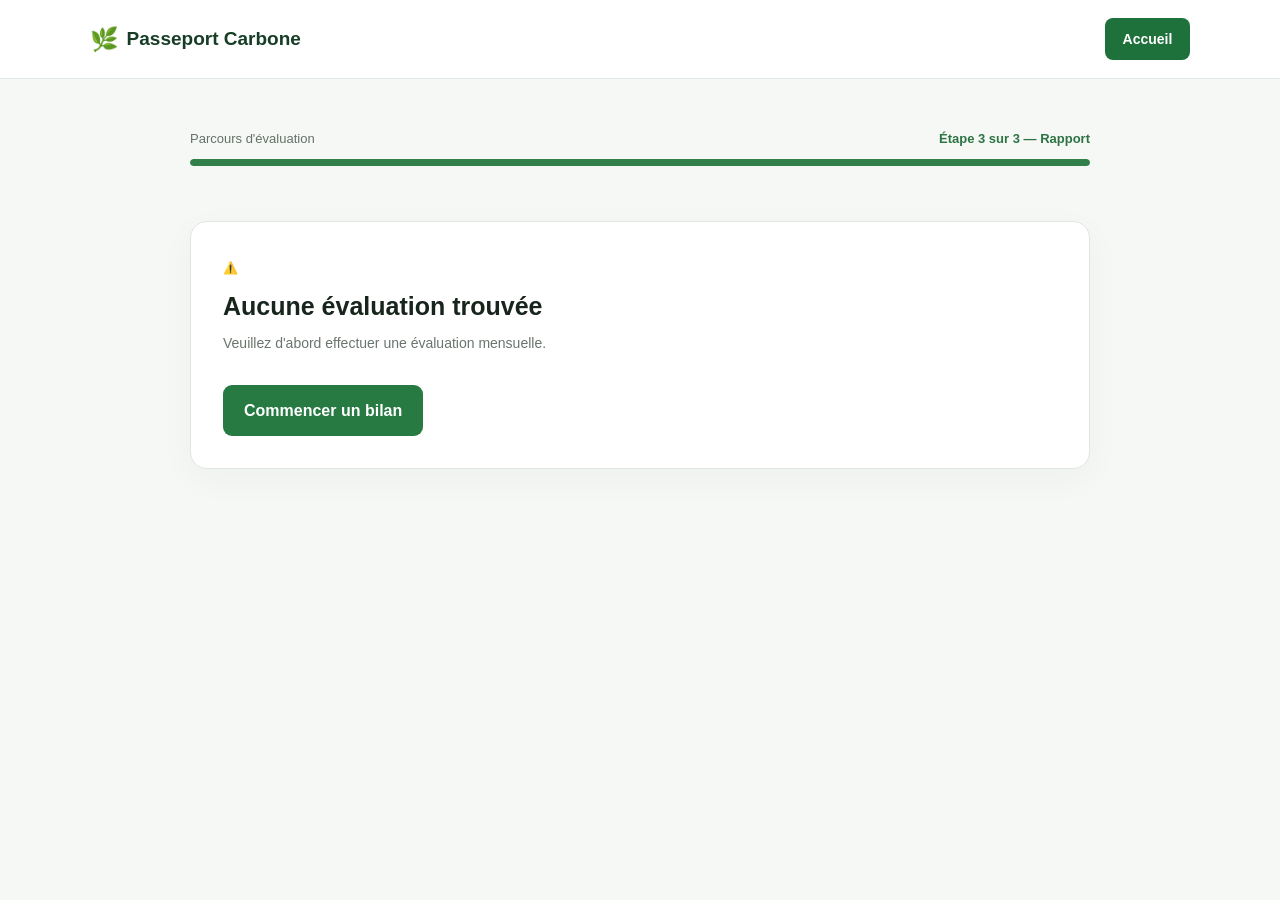
<file: rapport.html>
<!DOCTYPE html>
<html lang="fr">
<head>
<meta charset="UTF-8">
<meta name="viewport" content="width=device-width, initial-scale=1.0">
<title>Rapport carbone mensuel | Passeport Carbone</title>
<link rel="stylesheet" href="style.css">
<style>

/* =========================================
   RAPPORT — styles complémentaires
   ========================================= */

.report-hero {
    background: linear-gradient(135deg, #1f5c33 0%, #2a7d44 100%);
    color: white;
    border-radius: 17px;
    padding: 38px 32px;
    margin-bottom: 25px;
    position: relative;
    overflow: hidden;
}

.report-hero .label {
    font-size: 11px;
    letter-spacing: 2px;
    color: #b8e0c4;
    font-weight: 700;
    text-transform: uppercase;
}

.report-hero .big-value {
    font-size: clamp(46px, 8vw, 72px);
    font-weight: 800;
    line-height: 1.05;
    margin: 14px 0 6px;
    letter-spacing: -2px;
}

.report-hero .big-unit {
    font-size: 22px;
    font-weight: 600;
    color: #c8e8d2;
    margin-left: 6px;
}

.report-hero .sub {
    color: #c8e8d2;
    font-size: 14px;
    margin-top: 4px;
}

.report-hero .biogenic {
    margin-top: 24px;
    padding-top: 20px;
    border-top: 1px solid rgba(255,255,255,0.18);
    display: flex;
    justify-content: space-between;
    align-items: baseline;
    gap: 15px;
    flex-wrap: wrap;
}

.report-hero .biogenic .val {
    font-size: 22px;
    font-weight: 700;
    color: #e8d99a;
}

.report-hero .biogenic .txt {
    color: #b8e0c4;
    font-size: 12px;
    max-width: 380px;
}

.report-hero .delta {
    display: inline-block;
    margin-top: 20px;
    padding: 7px 14px;
    border-radius: 20px;
    font-size: 13px;
    font-weight: 600;
}

.delta.down { background: rgba(140,200,155,0.25); color: #e7ffe9; }
.delta.up   { background: rgba(230,140,120,0.25); color: #ffe9e2; }
.delta.flat { background: rgba(200,200,200,0.15); color: #f0f0f0; }

/* Niveaux — vocabulaire descriptif */
.niveau-badge {
    display: inline-flex;
    align-items: center;
    gap: 8px;
    padding: 8px 15px;
    border-radius: 8px;
    font-size: 13px;
    font-weight: 600;
    margin-bottom: 20px;
}
.niveau-bas           { background: #e3f3e7; color: #1f6d3a; }
.niveau-attendu       { background: #eef3f0; color: #3a5a44; }
.niveau-au-dessus     { background: #fdf3d9; color: #8a6b13; }
.niveau-significatif  { background: #fbe0d8; color: #a8442b; }

.note-transparence {
    margin-top: 22px;
    padding: 14px 16px;
    background: #f6f8f5;
    border-left: 3px solid #b8c8bd;
    border-radius: 6px;
    font-size: 12px;
    color: #536057;
    line-height: 1.55;
    font-style: italic;
}

.top3-item {
    display: grid;
    grid-template-columns: 1fr auto;
    align-items: baseline;
    gap: 12px;
    margin-top: 22px;
}
.top3-item .label { font-weight: 700; font-size: 15px; }
.top3-item .value { font-weight: 600; color: #267a42; font-size: 14px; }
.top3-item .bar-wrap {
    grid-column: 1 / -1;
    height: 8px;
    background: #dfe8e0;
    border-radius: 20px;
    overflow: hidden;
    margin-top: 6px;
}
.top3-item .bar-wrap i {
    display: block;
    height: 100%;
    background: #318049;
    border-radius: 20px;
}
.top3-item .pct {
    grid-column: 1 / -1;
    font-size: 12px;
    color: #7a857d;
    margin-top: -2px;
}
.top3-item.rank-1 .bar-wrap i { background: #1f713c; }
.top3-item.rank-2 .bar-wrap i { background: #4a9a62; }
.top3-item.rank-3 .bar-wrap i { background: #8cc89b; }

.quality-row {
    display: flex;
    justify-content: space-between;
    align-items: baseline;
    padding: 12px 0;
    border-bottom: 1px solid #edf1ed;
    gap: 15px;
}
.quality-row:last-child { border-bottom: none; }
.quality-row .name { color: #536057; font-size: 14px; }
.quality-row .val  { font-weight: 700; color: #173d26; }
.quality-row.manquante .val { color: #a8442b; }

.action-card {
    display: flex;
    gap: 14px;
    padding: 18px;
    background: #eef6ef;
    border: 1px solid #d6e7d8;
    border-radius: 11px;
    margin-bottom: 14px;
}
.action-card:last-child { margin-bottom: 0; }
.action-card .icon {
    font-size: 20px;
    flex-shrink: 0;
    line-height: 1.3;
}
.action-card .label {
    font-size: 12px;
    color: #2d7343;
    font-weight: 800;
    text-transform: uppercase;
    letter-spacing: 0.5px;
    margin-bottom: 4px;
}
.action-card .txt { font-size: 14px; color: #2b3a30; line-height: 1.5; }

.conseil-item {
    display: flex;
    gap: 10px;
    padding: 10px 0;
    border-bottom: 1px solid #edf1ed;
    font-size: 14px;
    color: #3a4a3f;
}
.conseil-item:last-child { border-bottom: none; }
.conseil-item .dot { color: #318049; flex-shrink: 0; }

.detail-table {
    width: 100%;
    border-collapse: collapse;
    font-size: 13px;
}
.detail-table th {
    text-align: left;
    padding: 10px 8px;
    border-bottom: 2px solid #dfe8e0;
    color: #536057;
    font-weight: 700;
    font-size: 12px;
    text-transform: uppercase;
    letter-spacing: 0.4px;
}
.detail-table th:not(:first-child) { text-align: right; }
.detail-table td {
    padding: 12px 8px;
    border-bottom: 1px solid #edf1ed;
    vertical-align: top;
}
.detail-table td:not(:first-child) { text-align: right; }
.detail-table .co2e { font-weight: 700; color: #173d26; }
.detail-table .qualite {
    display: inline-block;
    padding: 2px 8px;
    border-radius: 4px;
    font-size: 11px;
    font-weight: 600;
    text-transform: capitalize;
}
.q-confirmee  { background: #e3f3e7; color: #1f6d3a; }
.q-declaree   { background: #eef3f0; color: #536057; }
.q-estimee    { background: #fdf3d9; color: #8a6b13; }
.q-manquante  { background: #fbe0d8; color: #a8442b; }

.detail-table .note {
    display: block;
    font-size: 11px;
    color: #8a938c;
    font-style: italic;
    margin-top: 3px;
}

.print-only { display: none; }

.print-signature {
    margin-top: 40px;
    padding-top: 20px;
    border-top: 1px solid #ccc;
    font-size: 11px;
    color: #6a756d;
    display: flex;
    justify-content: space-between;
}

.pdf-button {
    display: inline-flex;
    align-items: center;
    gap: 8px;
    padding: 13px 22px;
    border: none;
    border-radius: 9px;
    background: #1f713c;
    color: white;
    font-weight: 700;
    cursor: pointer;
    transition: 0.2s;
}
.pdf-button:hover { background: #185c31; transform: translateY(-1px); }


/* =========================================
   IMPRESSION / PDF
   ========================================= */

@media print {

    @page { margin: 14mm 12mm; size: A4; }

    * {
        -webkit-print-color-adjust: exact !important;
        print-color-adjust: exact !important;
        color-adjust: exact !important;
    }

    body {
        background: white !important;
        color: #17251c !important;
        font-size: 12px;
    }

    .no-print { display: none !important; }
    .print-only { display: block !important; }

    .form-page {
        width: 100% !important;
        max-width: 100% !important;
        padding: 0 !important;
        margin: 0 !important;
    }

    .form-card {
        box-shadow: none !important;
        border: 1px solid #d4dcd5 !important;
        page-break-inside: avoid;
        break-inside: avoid;
        margin-bottom: 12px !important;
        padding: 18px !important;
    }

    .form-intro { margin-bottom: 18px !important; padding: 0 !important; }

    .report-hero {
        page-break-inside: avoid;
        break-inside: avoid;
        margin-bottom: 12px !important;
        padding: 24px 22px !important;
    }

    .report-hero .big-value { font-size: 48px !important; }

    .detail-table { font-size: 11px; }
    .detail-table td, .detail-table th { padding: 7px 5px; }

    .action-card,
    .quality-row,
    .conseil-item,
    .top3-item { page-break-inside: avoid; }

    a { color: inherit !important; text-decoration: none !important; }

    .print-signature { display: flex !important; }
}

</style>
</head>
<body>

<header class="navbar no-print">
    <div class="logo"><span>🌿</span> Passeport Carbone</div>
    <a href="index.html" class="nav-button">Accueil</a>
</header>

<main class="form-page">

    <div class="print-only" style="margin-bottom:18px">
        <div style="display:flex;justify-content:space-between;align-items:baseline;border-bottom:2px solid #267a42;padding-bottom:10px;margin-bottom:4px">
            <strong style="font-size:16px;color:#173d26">🌿 Passeport Carbone</strong>
            <span style="font-size:11px;color:#6a756d">Rapport mensuel d'émissions</span>
        </div>
    </div>

    <div class="progress-container no-print">
        <div class="progress-info">
            <span>Parcours d'évaluation</span>
            <strong>Étape 3 sur 3 — Rapport</strong>
        </div>
        <div class="progress-bar"><div class="progress-fill" style="width:100%"></div></div>
    </div>

    <div id="rapport">
        <p style="color:#7a857d;text-align:center;padding:40px 0">Chargement du rapport…</p>
    </div>

</main>

<script src="facteurs.js"></script>
<script src="sources.js"></script>
<script src="calcul.js"></script>
<script>
(function () {

    const KEY_EVAL    = "passeportCarboneEvaluation";
    const KEY_HISTORY = "passeportCarboneHistorique";

    const $rapport = document.getElementById("rapport");

    const stored = localStorage.getItem(KEY_EVAL);
    if (!stored) {
        $rapport.innerHTML = messageVide(
            "Aucune évaluation trouvée",
            "Veuillez d'abord effectuer une évaluation mensuelle.",
            "formulaire.html",
            "Commencer un bilan"
        );
        return;
    }

    let donnees;
    try { donnees = JSON.parse(stored); }
    catch {
        $rapport.innerHTML = messageVide("Données illisibles", "Le stockage local est corrompu.");
        return;
    }

    if (!donnees.secteur || !donnees.valeurs) {
        $rapport.innerHTML = messageVide(
            "Évaluation incomplète",
            "Le secteur ou les valeurs sont manquants.",
            "formulaire.html",
            "Reprendre le bilan"
        );
        return;
    }

    const report = window.PasseportCarboneCalcul.calculerBilanMensuel(donnees);

    if (!report) {
        $rapport.innerHTML = messageVide("Calcul impossible", "Le moteur n'a pas pu traiter les données.");
        return;
    }

    let hist = {};
    try { hist = JSON.parse(localStorage.getItem(KEY_HISTORY)) || {}; } catch {}
    const prev = getRapportMoisPrecedent(donnees, hist);

    hist[`${donnees.secteur}-${donnees.mois}`] = {
        mois: donnees.mois,
        secteur: donnees.secteur,
        total_co2e_kg: report.total_co2e_kg,
        total_biogenic_kg: report.total_biogenic_kg,
        date: new Date().toISOString()
    };
    try { localStorage.setItem(KEY_HISTORY, JSON.stringify(hist)); } catch {}

    $rapport.innerHTML = rendreRapport(report, donnees, prev);

    const btnPdf = document.getElementById("btn-pdf");
    if (btnPdf) {
        btnPdf.addEventListener("click", () => window.print());
    }

})();


function messageVide(titre, texte, lien, labelLien) {
    return `
        <section class="form-card">
            <div class="form-header">
                <span class="form-number">⚠️</span>
                <h2>${titre}</h2>
                <p>${texte}</p>
            </div>
            ${lien ? `<a href="${lien}" class="primary-button">${labelLien || "Continuer"}</a>` : ""}
        </section>`;
}

function formatKg(kg, forceTonnes) {
    if (!Number.isFinite(kg) || kg === 0) return "0 kg";
    if (forceTonnes || kg >= 1000) {
        return (kg / 1000).toLocaleString("fr-FR", { maximumFractionDigits: 2 }) + " t";
    }
    return kg.toLocaleString("fr-FR", { maximumFractionDigits: 1 }) + " kg";
}

function formatMois(mois) {
    if (!mois || !mois.includes("-")) return mois || "—";
    const [y, m] = mois.split("-").map(Number);
    const date = new Date(y, m - 1);
    const str = date.toLocaleDateString("fr-FR", { month: "long", year: "numeric" });
    return str.charAt(0).toUpperCase() + str.slice(1);
}

function nomSecteur(id) {
    return (SECTEURS_META[id] && SECTEURS_META[id].nom) || id || "—";
}

function getRapportMoisPrecedent(donnees, hist) {
    const [y, m] = donnees.mois.split("-").map(Number);
    const py = m === 1 ? y - 1 : y;
    const pm = m === 1 ? 12 : m - 1;
    const prevMois = `${py}-${String(pm).padStart(2, "0")}`;
    return hist[`${donnees.secteur}-${prevMois}`] || null;
}

function formatActivite(d) {
    const i = d.input;
    if (!i) return "—";

    switch (i.kind) {
        case "combustible": {
            const q = i.quantite;
            if (i.facteurId === "propane") return `${q} kg GPL`;
            if (i.facteurId === "bois" || i.facteurId === "charbon_bois") return `${q} kg`;
            if (i.facteurId === "fioul") return `${q} kg fioul`;
            return `${q} L`;
        }
        case "electricite":
            if (i.kwh != null) return `${i.kwh} kWh`;
            if (i.fcfa != null) return `${i.fcfa.toLocaleString("fr-FR")} FCFA (estimé)`;
            return "—";
        case "fluide":
            return `${i.masse} kg ${i.typeFluide ? FACTEURS_FRIGORIGENES[i.typeFluide].nom : ""}`.trim();
        case "ciment":
            return `${i.masseKg} kg ciment`;
        case "elevage":
            return `${i.nombre} tête(s)`;
        case "fumier":
            return i.mode ? i.mode : "pratique déclarée";
        case "engrais":
            return i.masseKg + " kg " + (FACTEURS_ENGRAIS[i.produitId] ? FACTEURS_ENGRAIS[i.produitId].nom : "");
        case "dechets":
            return (i.masseKg ? i.masseKg + " kg — " : "") + (i.destination || "destination non précisée");
        default:
            return "—";
    }
}


/* =========================================
   ÉQUIVALENCE CONCRÈTE
   1 t CO2e ≈ 366 L de diesel brûlés
   (facteur diesel moteur = 2,73 kg CO2e/L)
   ========================================= */

function equivalenceConcrete(totalKg) {
    const litres = Math.round(totalKg / 2.73);
    if (litres < 20) return null;
    return {
        litres: litres,
        texte: `équivalent à environ ${litres.toLocaleString("fr-FR")} litres de diesel brûlés`
    };
}


function rendreRapport(report, donnees, prev) {

    const totalOp = report.total_co2e_kg;
    const totalBio = report.total_biogenic_kg;
    const niveau = report.niveau;

    let deltaHtml = "";
    if (prev) {
        const d = totalOp - prev.total_co2e_kg;
        const pct = prev.total_co2e_kg > 0 ? (d / prev.total_co2e_kg) * 100 : 0;
        let classe = "flat";
        let fleche = "→";
        if (d < -0.5) { classe = "down"; fleche = "↓"; }
        else if (d > 0.5) { classe = "up"; fleche = "↑"; }
        const absStr = formatKg(Math.abs(d));
        const signe = d > 0 ? "+" : (d < 0 ? "−" : "");
        deltaHtml = `
            <span class="delta ${classe}">
                ${fleche} ${signe}${absStr}
                ${prev.total_co2e_kg > 0 ? ` (${pct > 0 ? "+" : ""}${pct.toFixed(0)} %)` : ""}
                vs ${formatMois(prev.mois)}
            </span>`;
    } else {
        deltaHtml = `<span class="delta flat">→ Premier bilan enregistré pour ce secteur</span>`;
    }

    const bioHtml = totalBio > 0 ? `
        <div class="biogenic">
            <div>
                <div class="val">${formatKg(totalBio)}</div>
                <div class="txt">CO₂ biogénique (bois / charbon de bois) — reporté séparément du total opérationnel</div>
            </div>
        </div>` : "";

    /* Équivalence concrète */
    const eq = equivalenceConcrete(totalOp);
    const eqHtml = eq ? `
        <p style="color:#536057;font-size:13px;margin-top:16px;line-height:1.55">
            Ordre de grandeur : ce bilan mensuel correspond à <strong>${eq.texte}</strong>.
        </p>` : "";

    let top3Html = "";
    if (report.top3.length === 0) {
        top3Html = `<p style="color:#7a857d;padding:10px 0">Aucune source calculable ce mois-ci.</p>`;
    } else {
        top3Html = report.top3.map((d, idx) => {
            const pct = totalOp > 0 ? (d.co2e / totalOp) * 100 : 0;
            return `
                <div class="top3-item rank-${idx + 1}">
                    <span class="label">${idx + 1}. ${echapper(d.label)}</span>
                    <span class="value">${formatKg(d.co2e)}</span>
                    <div class="bar-wrap"><i style="width:${Math.min(pct,100).toFixed(1)}%"></i></div>
                    <span class="pct">${pct.toFixed(1)} % du total opérationnel</span>
                </div>`;
        }).join("");
    }

    const q = report.qualityShare;
    const qc = report.qualityCounts;
    const qualiteHtml = `
        <div class="quality-row">
            <span class="name">Confirmée <small style="color:#8a938c">(factures, reçus, relevés)</small></span>
            <span class="val">${(q.confirmee * 100).toFixed(0)} %</span>
        </div>
        <div class="quality-row">
            <span class="name">Déclarée <small style="color:#8a938c">(sans justificatif)</small></span>
            <span class="val">${(q.declaree * 100).toFixed(0)} %</span>
        </div>
        <div class="quality-row">
            <span class="name">Estimée <small style="color:#8a938c">(conversion, FCFA)</small></span>
            <span class="val">${(q.estimee * 100).toFixed(0)} %</span>
        </div>
        <div class="quality-row manquante">
            <span class="name">Sources manquantes</span>
            <span class="val">${qc.manquante || 0}</span>
        </div>`;

    const actionsHtml = report.actions.map(a => `
        <div class="action-card">
            <div class="icon">✓</div>
            <div>
                <div class="label">${echapper(a.source)}</div>
                <div class="txt">${echapper(a.texte)}</div>
            </div>
        </div>`).join("");

    let conseilsHtml = "";
    if (report.conseilsSecteur.length > 0) {
        conseilsHtml = report.conseilsSecteur.map(c => `
            <div class="conseil-item">
                <span class="dot">•</span>
                <span>${echapper(c)}</span>
            </div>`).join("");
    }

    const detailsTries = [...report.details].sort((a, b) => b.co2e - a.co2e);
    const detailHtml = detailsTries.map(d => {
        const note = d.note ? `<span class="note">${echapper(d.note)}</span>` : "";
        return `
            <tr>
                <td>${echapper(d.label)}${note}</td>
                <td>${echapper(formatActivite(d))}</td>
                <td class="co2e">${d.co2e > 0 ? formatKg(d.co2e) : "—"}</td>
                <td><span class="qualite q-${d.qualite}">${d.qualite}</span></td>
            </tr>`;
    }).join("");

    const dateImpression = new Date().toLocaleDateString("fr-FR", {
        day: "2-digit", month: "long", year: "numeric"
    });

    return `
        <section class="form-intro no-print">
            <span class="section-label">🌍 RAPPORT CARBONE MENSUEL</span>
            <h1>Votre bilan <span>carbone.</span></h1>
            <p>${echapper(report.nom || "PME")} — ${echapper(formatMois(report.mois))} — ${echapper(nomSecteur(report.secteur))}</p>
        </section>

        <!-- HERO -->
        <section class="report-hero">
            <div class="label">Émissions opérationnelles du mois</div>
            <div class="big-value">${formatKg(totalOp, true).replace(/ t$/, "")}<span class="big-unit">t CO₂e</span></div>
            <div class="sub">${echapper(report.nom || "PME")} — ${echapper(formatMois(report.mois))}</div>
            ${bioHtml}
            <div>${deltaHtml}</div>
        </section>

        <!-- NIVEAU + TRANSPARENCE -->
        <section class="form-card">
            <div class="niveau-badge niveau-${niveau.niveau}">${niveau.titre}</div>
            <p style="color:#536057;font-size:14px;margin:0">${echapper(niveau.message)}</p>
            ${eqHtml}
            <div class="note-transparence">
                Ces seuils sont indicatifs et sectoriels. Ils situent votre bilan par rapport à des ordres de grandeur d'activité usuels pour les PME burkinabè, mais ne constituent pas une norme nationale ni une évaluation de votre performance environnementale.
            </div>
        </section>

        <!-- TOP 3 -->
        <section class="form-card">
            <div class="form-header">
                <span class="form-number">01</span>
                <h2>Vos 3 principales sources</h2>
                <p>Postes d'émission les plus significatifs du mois.</p>
            </div>
            ${top3Html}
        </section>

        <!-- QUALITÉ -->
        <section class="form-card">
            <div class="form-header">
                <span class="form-number">02</span>
                <h2>Qualité des données</h2>
                <p>Part des émissions selon la fiabilité des informations saisies.</p>
            </div>
            ${qualiteHtml}
        </section>

        <!-- ACTIONS -->
        <section class="form-card">
            <div class="form-header">
                <span class="form-number">03</span>
                <h2>Actions prioritaires</h2>
                <p>Une à deux pistes concrètes à mettre en œuvre dès ce mois.</p>
            </div>
            ${actionsHtml}
        </section>

        <!-- CONSEILS SECTEUR -->
        ${conseilsHtml ? `
        <section class="form-card">
            <div class="form-header">
                <span class="form-number">04</span>
                <h2>Conduite à tenir pour votre secteur</h2>
            </div>
            ${conseilsHtml}
        </section>` : ""}

        <!-- DÉTAIL -->
        <section class="form-card">
            <div class="form-header">
                <span class="form-number">05</span>
                <h2>Détail par source</h2>
                <p>Récapitulatif complet des données déclarées ce mois-ci.</p>
            </div>
            <div style="overflow-x:auto">
                <table class="detail-table">
                    <thead>
                        <tr>
                            <th>Source</th>
                            <th>Activité</th>
                            <th>CO₂e</th>
                            <th>Qualité</th>
                        </tr>
                    </thead>
                    <tbody>${detailHtml}</tbody>
                </table>
            </div>
            ${totalBio > 0 ? `
            <p style="margin-top:14px;font-size:12px;color:#7a857d;font-style:italic">
                Note : le CO₂ biogénique issu de la combustion du bois et du charbon de bois (${formatKg(totalBio)} ce mois) est reporté séparément et n'est pas inclus dans le total opérationnel ci-dessus.
            </p>` : ""}
        </section>

        <!-- MÉTHODO -->
        <section class="form-card">
            <div class="form-header">
                <span class="form-number">06</span>
                <h2>À propos de cette estimation</h2>
            </div>
            <p style="color:#536057;font-size:13px;line-height:1.6">
                Ce rapport est calculé selon la méthode <em>donnée d'activité × facteur d'émission</em>,
                conformément aux lignes directrices GIEC 2006. Les facteurs utilisés sont stockés avec leur
                année de référence, leur source et leur statut.
                <br><br>
                Certaines sources (déchets organiques, gestion du fumier, réseaux de chaleur/froid) sont
                enregistrées mais non quantifiées tant que des facteurs représentatifs du contexte burkinabè
                ne sont pas disponibles. Le ciment repose sur un facteur provisoire.
                <br><br>
                Ce rapport est un outil de suivi. Il ne constitue pas un bilan réglementaire ni un audit.
            </p>
        </section>

        <!-- SIGNATURE PRINT -->
        <div class="print-signature">
            <span>Passeport Carbone — Prototype de recherche</span>
            <span>Édité le ${dateImpression}</span>
        </div>

        <!-- ACTIONS -->
        <section class="form-card no-print">
            <div class="form-actions">
                <a href="detail.html" class="back-button">← Modifier les données</a>
                <button type="button" id="btn-pdf" class="pdf-button">📄 Télécharger le PDF</button>
            </div>
            <p style="margin-top:14px;font-size:13px;color:#7a857d;text-align:center">
                Nouvelle évaluation ? <a href="formulaire.html" style="color:#267a42;text-decoration:underline">Reprendre depuis le début</a>
            </p>
        </section>
    `;
}

function echapper(texte) {
    return String(texte == null ? "" : texte)
        .replace(/&/g, "&amp;")
        .replace(/</g, "&lt;")
        .replace(/>/g, "&gt;")
        .replace(/"/g, "&quot;")
        .replace(/'/g, "&#039;");
}

</script>
</body>
</html>
</file>
<file: style.css>
/* =========================================
   PASSEPORT CARBONE
   STYLE GLOBAL
   ========================================= */

* {
    margin: 0;
    padding: 0;
    box-sizing: border-box;
}

html {
    scroll-behavior: smooth;
}

body {
    font-family: Arial, Helvetica, sans-serif;
    background: #f6f8f5;
    color: #17251c;
    line-height: 1.6;
}

a {
    text-decoration: none;
    color: inherit;
}

button,
input,
select {
    font: inherit;
}


/* =========================================
   NAVIGATION
   ========================================= */

.navbar {
    width: 100%;
    padding: 18px 7%;
    display: flex;
    align-items: center;
    justify-content: space-between;
    background: rgba(255, 255, 255, 0.96);
    border-bottom: 1px solid #e3e9e3;
    position: sticky;
    top: 0;
    z-index: 100;
}

.logo {
    display: flex;
    align-items: center;
    gap: 8px;
    font-size: 19px;
    font-weight: 700;
    color: #173d26;
}

.logo span {
    font-size: 23px;
}

.navbar nav {
    display: flex;
    gap: 28px;
}

.navbar nav a {
    color: #536057;
    font-size: 14px;
    transition: 0.2s;
}

.navbar nav a:hover {
    color: #26733f;
}

.nav-button {
    display: inline-block;
    padding: 10px 18px;
    border-radius: 8px;
    background: #1f713c;
    color: white;
    font-weight: 600;
    font-size: 14px;
    transition: 0.2s;
}

.nav-button:hover {
    background: #185c31;
}


/* =========================================
   BOUTONS
   ========================================= */

.primary-button {
    display: inline-block;
    border: none;
    cursor: pointer;
    padding: 13px 21px;
    border-radius: 9px;
    background: #267a42;
    color: white;
    font-weight: 700;
    transition: 0.2s;
}

.primary-button:hover {
    background: #1b6234;
    transform: translateY(-1px);
}

.secondary-button {
    display: inline-block;
    padding: 13px 21px;
    border: 1px solid #cbd8ce;
    border-radius: 9px;
    background: white;
    color: #31543c;
    font-weight: 600;
}

.secondary-button:hover {
    background: #f0f5f1;
}

.back-button {
    display: inline-block;
    padding: 12px 18px;
    border: 1px solid #d3ddd5;
    border-radius: 8px;
    color: #526057;
    background: white;
}


/* =========================================
   HERO
   ========================================= */

.hero {
    min-height: 680px;
    padding: 90px 7%;
    display: flex;
    align-items: center;
    justify-content: space-between;
    gap: 70px;
    background:
        radial-gradient(
            circle at 80% 20%,
            #e2f2e6 0,
            transparent 32%
        ),
        #f7faf7;
}

.hero-text {
    max-width: 650px;
}

.badge,
.section-label {
    display: inline-block;
    color: #287540;
    font-size: 12px;
    font-weight: 800;
    letter-spacing: 1px;
    margin-bottom: 18px;
}

.hero h1 {
    font-size: clamp(45px, 6vw, 78px);
    line-height: 1.02;
    letter-spacing: -3px;
    margin-bottom: 25px;
}

.hero h1 span,
.form-intro h1 span {
    color: #298044;
}

.hero-text > p {
    max-width: 590px;
    color: #5c6960;
    font-size: 18px;
    margin-bottom: 30px;
}

.hero-buttons {
    display: flex;
    gap: 12px;
    flex-wrap: wrap;
}


/* =========================================
   CARTE CARBONE
   ========================================= */

.carbon-card {
    width: 350px;
    padding: 28px;
    border-radius: 22px;
    background: #173c26;
    color: white;
    box-shadow: 0 25px 60px rgba(30, 65, 40, 0.18);
}

.card-top {
    display: flex;
    justify-content: space-between;
    color: #a9c8b2;
    font-size: 11px;
    letter-spacing: 1.5px;
}

.carbon-circle {
    width: 180px;
    height: 180px;
    margin: 35px auto 20px;
    border: 1px solid #63906f;
    border-radius: 50%;
    display: flex;
    flex-direction: column;
    align-items: center;
    justify-content: center;
}

.carbon-circle strong {
    font-size: 45px;
}

.carbon-circle small {
    color: #b5cbb9;
}

.carbon-card > p {
    text-align: center;
    color: #b7c9bc;
    margin-bottom: 30px;
}

.mini-bars {
    display: grid;
    gap: 16px;
}

.mini-bars > div {
    display: grid;
    gap: 6px;
}

.mini-bars span {
    font-size: 12px;
    color: #c8d8cc;
}

.bar {
    width: 100%;
    height: 6px;
    border-radius: 20px;
    background: #31573c;
    overflow: hidden;
}

.bar i {
    display: block;
    width: 45%;
    height: 100%;
    background: #8cc89b;
    border-radius: 20px;
}


/* =========================================
   SECTIONS
   ========================================= */

.research-section,
.steps-section {
    padding: 100px 7%;
}

.research-section {
    max-width: 1000px;
}

.research-section h2,
.steps-section h2 {
    max-width: 750px;
    font-size: clamp(32px, 4vw, 52px);
    line-height: 1.1;
    margin-bottom: 25px;
}

.research-section p {
    max-width: 760px;
    color: #606c63;
    margin-bottom: 15px;
}


/* =========================================
   ÉTAPES
   ========================================= */

.steps-section {
    background: #edf4ee;
}

.steps {
    margin-top: 45px;
    display: grid;
    grid-template-columns: repeat(3, 1fr);
    gap: 22px;
}

.step {
    padding: 28px;
    background: white;
    border: 1px solid #dfe8e0;
    border-radius: 15px;
}

.step-number {
    color: #32804a;
    font-weight: 800;
    font-size: 13px;
    margin-bottom: 22px;
}

.step h3 {
    margin-bottom: 10px;
}

.step p {
    color: #69756d;
    font-size: 14px;
}


/* =========================================
   CTA
   ========================================= */

.cta-section {
    padding: 100px 7%;
    text-align: center;
    background: #173c26;
    color: white;
}

.cta-section h2 {
    font-size: 42px;
    margin-bottom: 12px;
}

.cta-section p {
    color: #b8cbbd;
    margin-bottom: 25px;
}


/* =========================================
   PAGES FORMULAIRE
   ========================================= */

.form-page {
    width: min(900px, 92%);
    margin: auto;
    padding: 50px 0 80px;
}

.progress-container {
    margin-bottom: 55px;
}

.progress-info {
    display: flex;
    justify-content: space-between;
    margin-bottom: 9px;
    font-size: 13px;
    color: #647068;
}

.progress-info strong {
    color: #2d7343;
}

.progress-bar {
    height: 7px;
    background: #dfe8e0;
    border-radius: 20px;
    overflow: hidden;
}

.progress-fill {
    height: 100%;
    background: #318049;
    border-radius: 20px;
}

.form-intro {
    margin-bottom: 40px;
}

.form-intro h1 {
    font-size: clamp(38px, 5vw, 58px);
    line-height: 1.05;
    margin-bottom: 18px;
}

.form-intro p {
    max-width: 700px;
    color: #647068;
}


/* =========================================
   CARTES FORMULAIRE
   ========================================= */

.form-card {
    background: white;
    border: 1px solid #dfe7e0;
    border-radius: 17px;
    padding: 32px;
    margin-bottom: 25px;
    box-shadow: 0 10px 35px rgba(30, 50, 35, 0.04);
}

.form-header {
    margin-bottom: 30px;
}

.form-number {
    display: inline-block;
    color: #32804a;
    font-weight: 800;
    font-size: 12px;
    margin-bottom: 8px;
}

.form-header h2 {
    font-size: 25px;
    margin-bottom: 6px;
}

.form-header p {
    color: #6a756d;
    font-size: 14px;
}

.form-group {
    margin-bottom: 23px;
}

.form-group:last-child {
    margin-bottom: 0;
}

.form-group label {
    display: block;
    margin-bottom: 8px;
    font-weight: 700;
    font-size: 14px;
}

.form-group input,
.form-group select {
    width: 100%;
    padding: 13px 14px;
    border: 1px solid #ccd8ce;
    border-radius: 8px;
    outline: none;
    background: white;
    color: #26352c;
}

.form-group input:focus,
.form-group select:focus {
    border-color: #38814d;
    box-shadow: 0 0 0 3px rgba(56, 129, 77, 0.1);
}

.form-group small {
    display: block;
    margin-top: 6px;
    color: #7a857d;
    font-size: 12px;
}


/* =========================================
   NOTIFICATION SECTEUR
   ========================================= */

.form-notice {
    display: flex;
    gap: 15px;
    padding: 17px;
    margin-bottom: 28px;
    border-radius: 11px;
    background: #eef6ef;
    border: 1px solid #d6e7d8;
}

.notice-icon {
    font-size: 25px;
}

.form-notice strong {
    display: block;
    margin-bottom: 3px;
}

.form-notice p {
    color: #657169;
    font-size: 13px;
}


/* =========================================
   ACTIONS
   ========================================= */

.form-actions {
    display: flex;
    align-items: center;
    justify-content: space-between;
    gap: 15px;
}


/* =========================================
   FOOTER
   ========================================= */

footer {
    padding: 35px 7%;
    background: #10291a;
    color: #aebfb2;
    display: flex;
    justify-content: space-between;
    align-items: center;
    gap: 20px;
}

footer .logo {
    color: white;
}

footer p {
    font-size: 13px;
}


/* =========================================
   RESPONSIVE — TABLETTE
   ========================================= */

@media (max-width: 850px) {

    .navbar nav {
        display: none;
    }

    .hero {
        padding-top: 65px;
        padding-bottom: 65px;
        flex-direction: column;
        align-items: flex-start;
    }

    .carbon-card {
        width: 100%;
        max-width: 430px;
    }

    .steps {
        grid-template-columns: 1fr;
    }

}


/* =========================================
   RESPONSIVE — MOBILE
   ========================================= */

@media (max-width: 600px) {

    .navbar {
        padding: 15px 5%;
    }

    .navbar .nav-button {
        padding: 9px 13px;
        font-size: 12px;
    }

    .hero,
    .research-section,
    .steps-section,
    .cta-section {
        padding-left: 5%;
        padding-right: 5%;
    }

    .hero {
        min-height: auto;
    }

    .hero h1 {
        font-size: 48px;
        letter-spacing: -2px;
    }

    .hero-text > p {
        font-size: 16px;
    }

    .hero-buttons {
        flex-direction: column;
        align-items: stretch;
    }

    .hero-buttons a {
        text-align: center;
    }

    .carbon-card {
        padding: 22px;
    }

    .form-page {
        width: 94%;
        padding-top: 35px;
    }

    .form-card {
        padding: 22px;
    }

    .form-actions {
        flex-direction: column-reverse;
        align-items: stretch;
    }

    .form-actions button,
    .form-actions a {
        width: 100%;
        text-align: center;
    }

    footer {
        padding: 30px 5%;
        flex-direction: column;
        align-items: flex-start;
    }

}
</file>
